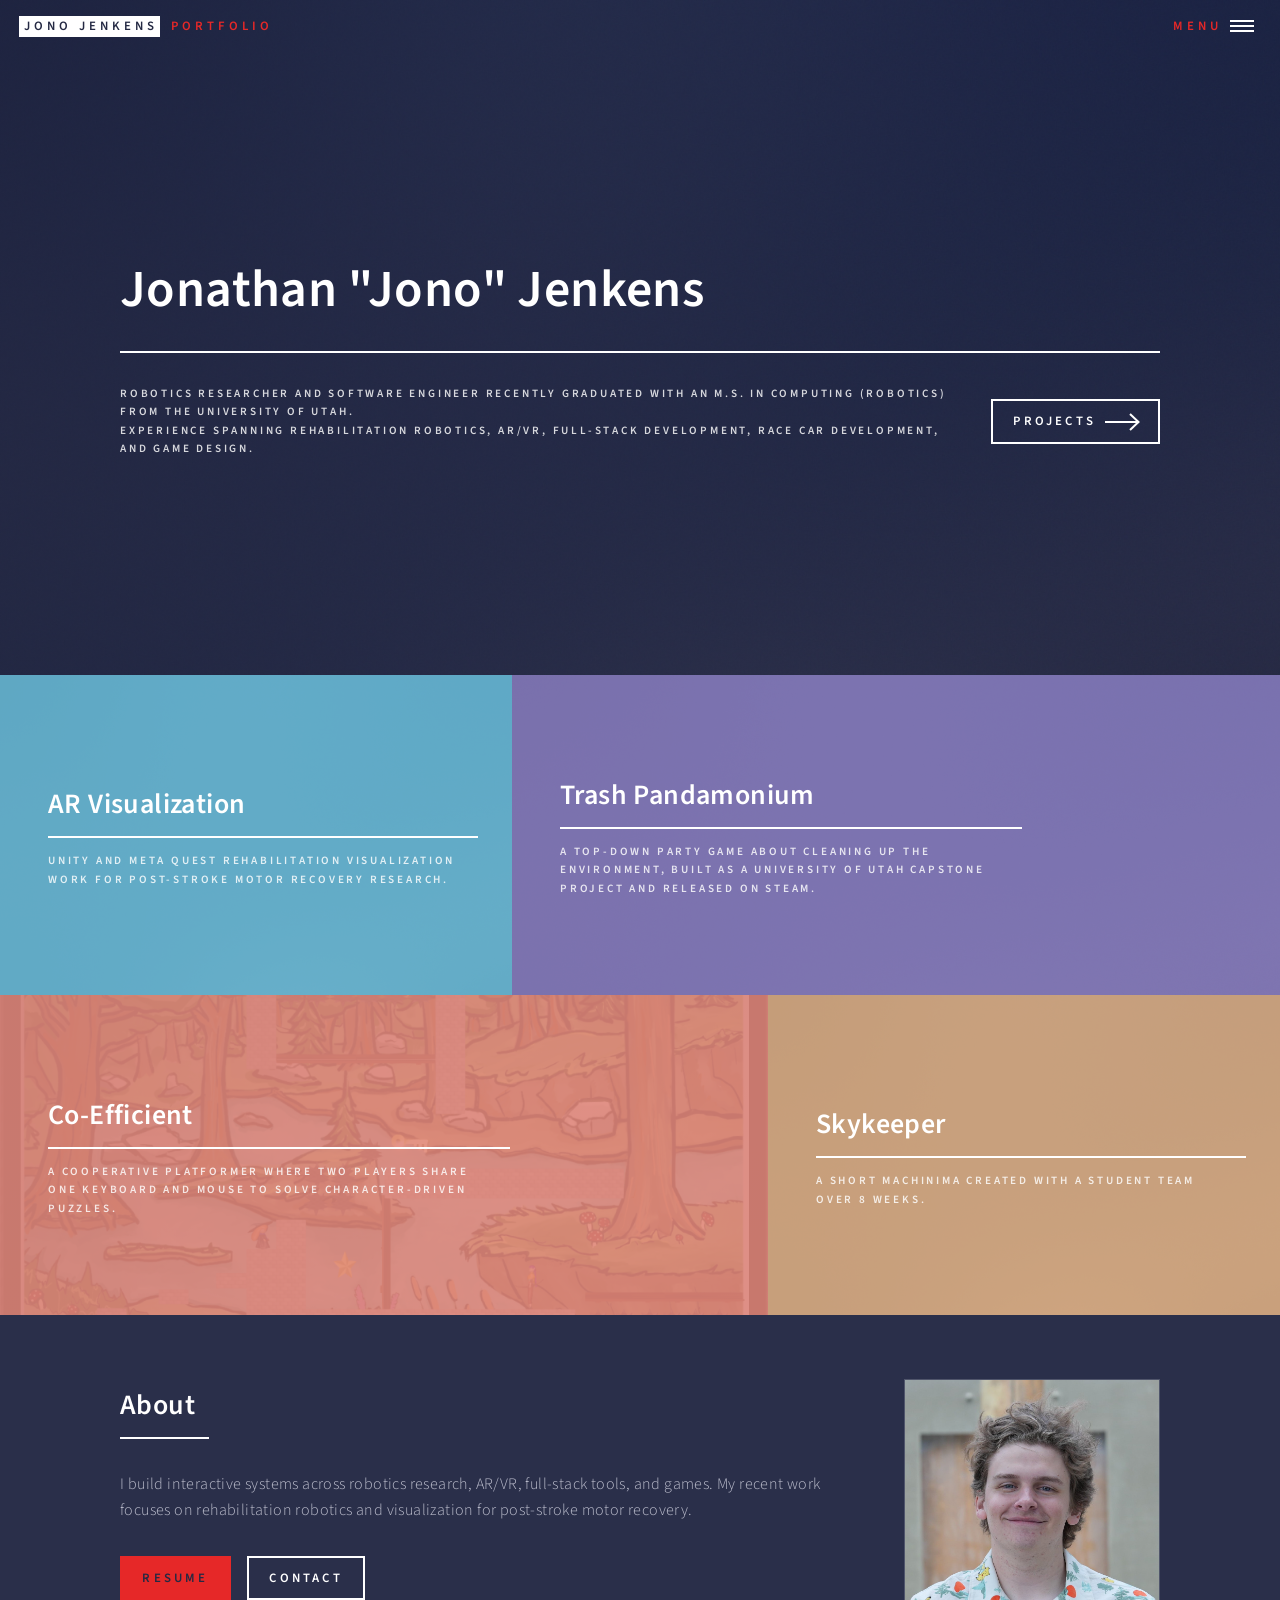
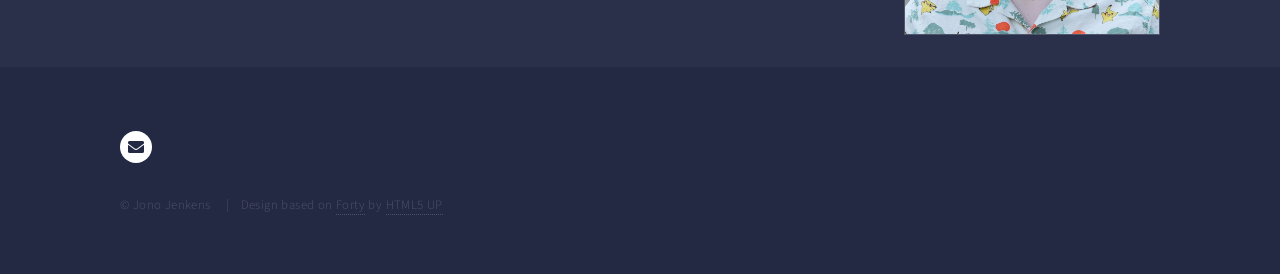
<file: index.html>
<!DOCTYPE HTML>
<!--
    Forty by HTML5 UP
    html5up.net | @ajlkn
    Free for personal and commercial use under the CCA 3.0 license (html5up.net/license)
-->
<html>
    <head>
        <title>Jono Jenkens</title>
        <meta charset="utf-8" />
        <meta name="viewport" content="width=device-width, initial-scale=1, user-scalable=no" />
        <link rel="stylesheet" href="assets/css/main.css" />
        <link rel="stylesheet" href="css/style.css" />
        <noscript><link rel="stylesheet" href="assets/css/noscript.css" /></noscript>
    </head>
    <body class="is-preload">
        <div id="wrapper">
            <div data-include="partials/header.html" data-header-class="alt"></div>

            <section id="banner" class="major">
                <div class="inner">
                    <header class="major">
                        <h1>Jonathan "Jono" Jenkens</h1>
                    </header>
                    <div class="content">
                        <p>
                            Robotics researcher and software engineer recently graduated with an M.S. in Computing (Robotics) from the University of Utah.<br />
                            Experience spanning rehabilitation robotics, AR/VR, full-stack development, race car development, and game design.
                        </p>
                        <ul class="actions">
                            <li><a href="#one" class="button next scrolly">Projects</a></li>
                        </ul>
                    </div>
                </div>
            </section>

            <div id="main">
                <section id="one" class="tiles">
                    <article>
                        <span class="image">
                            <img src="images/banner.jpg" alt="" />
                        </span>
                        <header class="major">
                            <h3><a href="projects/ar-visualization.html" class="link">AR Visualization</a></h3>
                            <p>Unity and Meta Quest rehabilitation visualization work for post-stroke motor recovery research.</p>
                        </header>
                    </article>
                    <article>
                        <span class="image">
                            <img src="images/banner.jpg" alt="" />
                        </span>
                        <header class="major">
                            <h3><a href="projects/trash-pandamonium.html" class="link">Trash Pandamonium</a></h3>
                            <p>A top-down party game about cleaning up the environment, built as a University of Utah capstone project and released on Steam.</p>
                        </header>
                    </article>
                    <article>
                        <span class="image">
                            <img src="images/projects/coefficient/forest_level.png" alt="" />
                        </span>
                        <header class="major">
                            <h3><a href="projects/co-efficient.html" class="link">Co-Efficient</a></h3>
                            <p>A cooperative platformer where two players share one keyboard and mouse to solve character-driven puzzles.</p>
                        </header>
                    </article>
                    <article>
                        <span class="image">
                            <img src="images/banner.jpg" alt="" />
                        </span>
                        <header class="major">
                            <h3><a href="projects/skykeeper.html" class="link">Skykeeper</a></h3>
                            <p>A short machinima created with a student team over 8 weeks.</p>
                        </header>
                    </article>
                </section>

                <section id="two">
                    <div class="inner">
                        <div class="about-intro">
                            <div>
                                <header class="major">
                                    <h2>About</h2>
                                </header>
                                <p>
                                    I build interactive systems across robotics research, AR/VR, full-stack tools, and games.
                                    My recent work focuses on rehabilitation robotics and visualization for post-stroke motor recovery.
                                </p>
                                <ul class="actions">
                                    <li><a href="resume.html" class="button primary">Resume</a></li>
                                    <li><a href="mailto:jono@jenkens.us" class="button">Contact</a></li>
                                </ul>
                            </div>
                            <span class="about-photo">
                                <img src="images/headshot.jpg" alt="Jonathan Jono Jenkens" />
                            </span>
                        </div>
                    </div>
                </section>
            </div>

            <div data-include="partials/footer.html"></div>
        </div>

        <script src="js/includes.js"></script>
    </body>
</html>
</file>
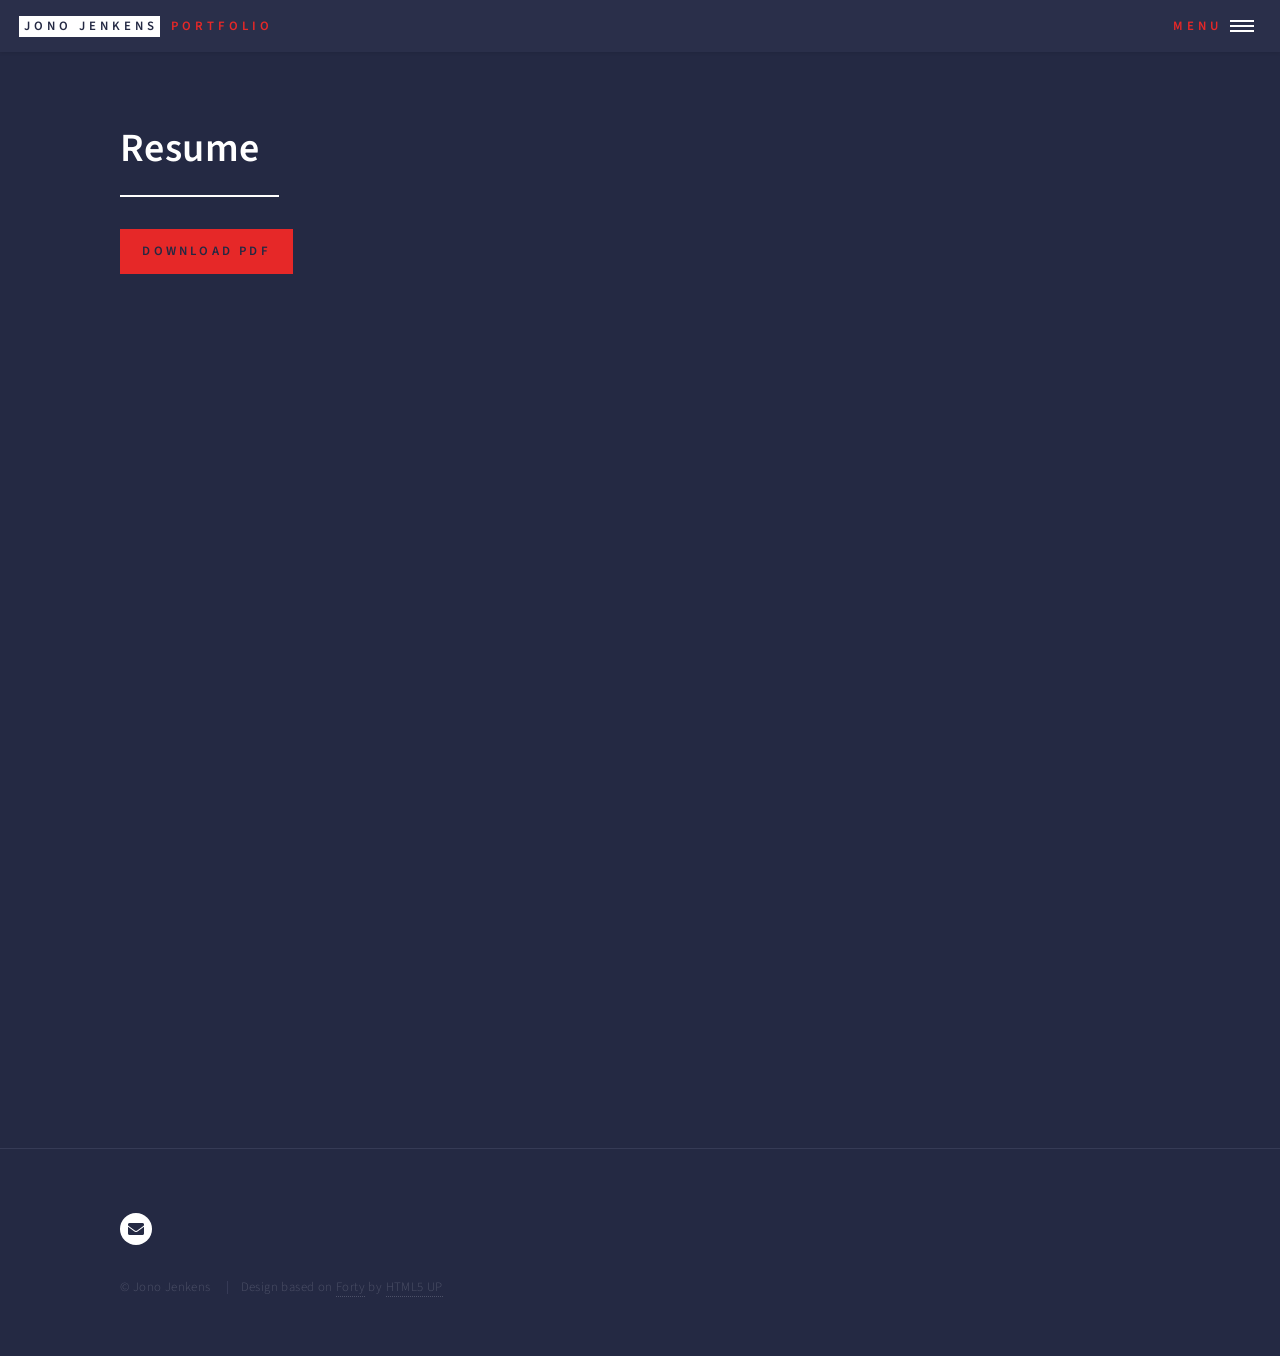
<file: resume.html>
<!DOCTYPE HTML>
<!--
    Forty by HTML5 UP
    html5up.net | @ajlkn
    Free for personal and commercial use under the CCA 3.0 license (html5up.net/license)
-->
<html>
    <head>
        <title>Resume | Jono Jenkens</title>
        <meta charset="utf-8" />
        <meta name="viewport" content="width=device-width, initial-scale=1, user-scalable=no" />
        <link rel="stylesheet" href="assets/css/main.css" />
        <link rel="stylesheet" href="css/style.css" />
        <noscript><link rel="stylesheet" href="assets/css/noscript.css" /></noscript>
    </head>
    <body class="is-preload">
        <div id="wrapper">
            <div data-include="partials/header.html"></div>

            <div id="main" class="alt">
                <section id="one">
                    <div class="inner">
                        <header class="major">
                            <h1>Resume</h1>
                        </header>
                        <ul class="actions">
                            <li><a href="files/resume.pdf" class="button primary" download>Download PDF</a></li>
                        </ul>
                        <iframe class="resume-frame" src="files/resume.pdf" title="Resume PDF"></iframe>
                    </div>
                </section>
            </div>

            <div data-include="partials/footer.html"></div>
        </div>

        <script src="js/includes.js"></script>
    </body>
</html>
</file>
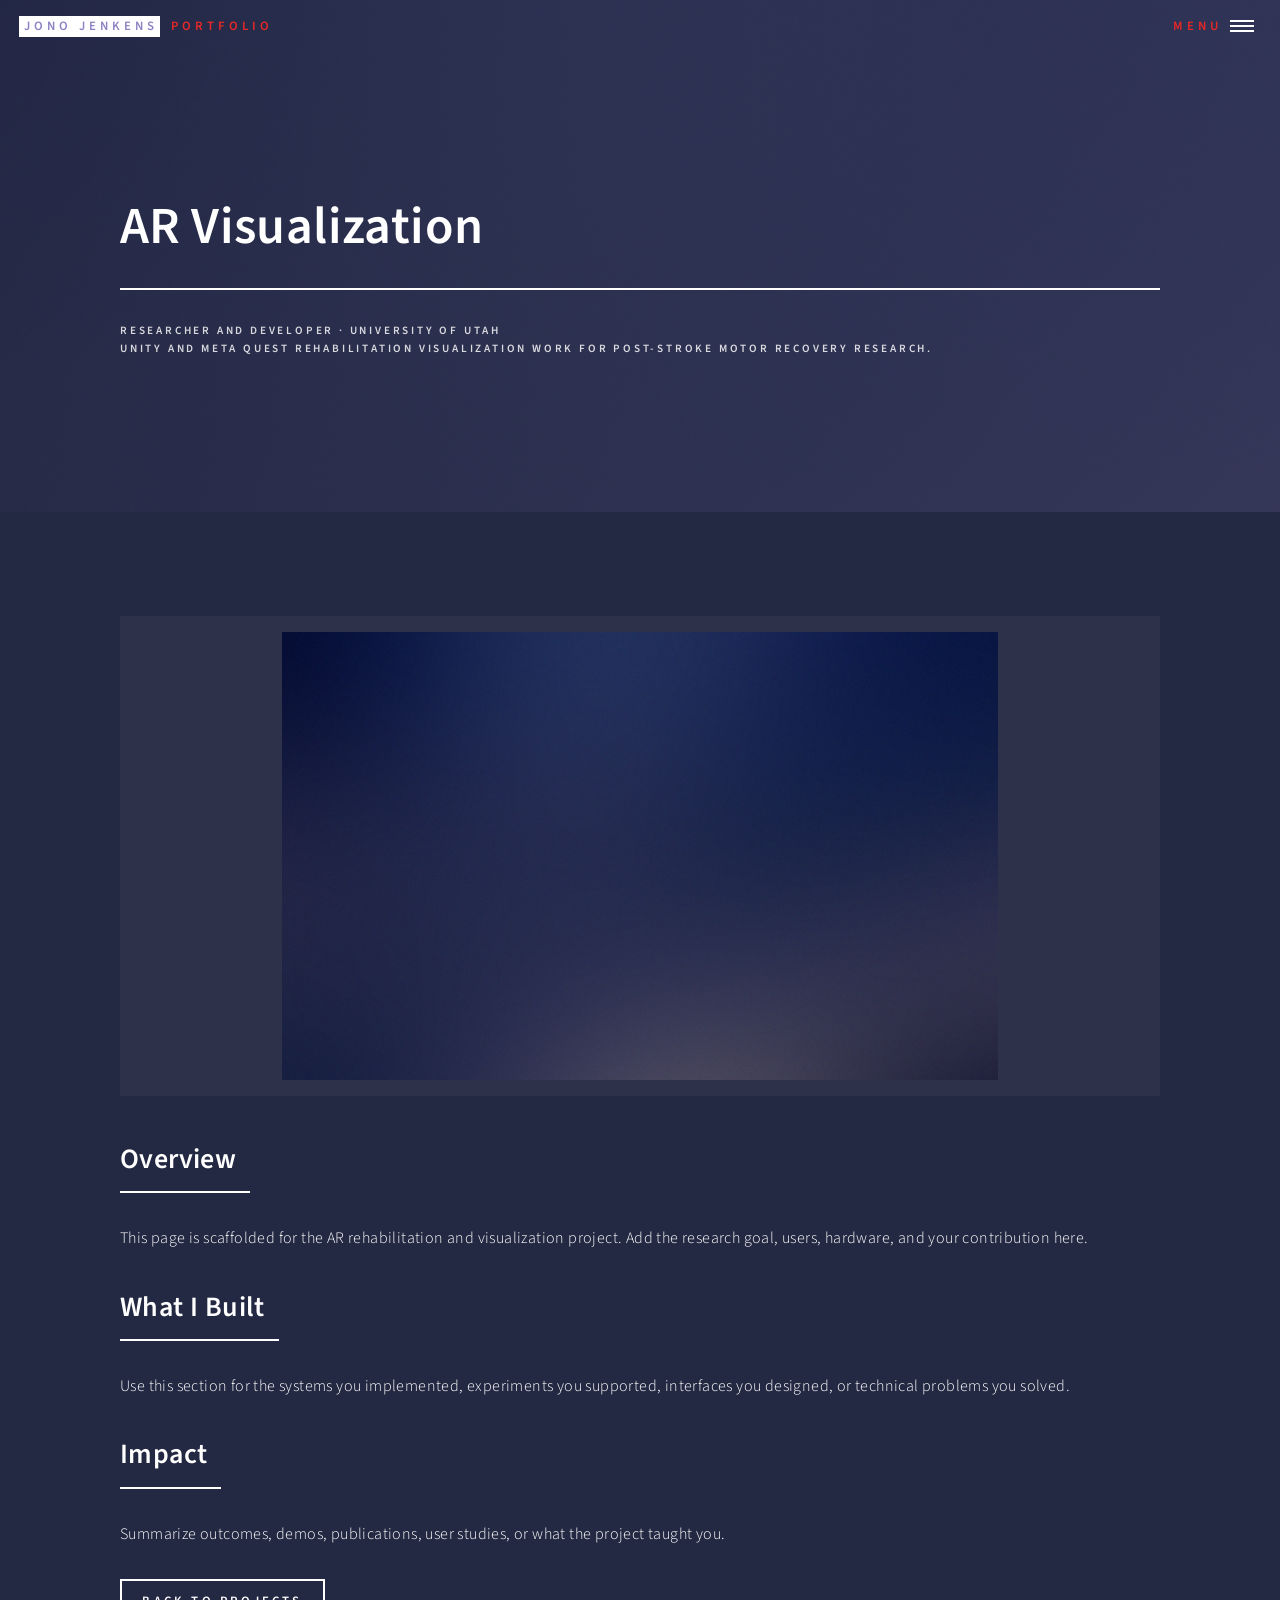
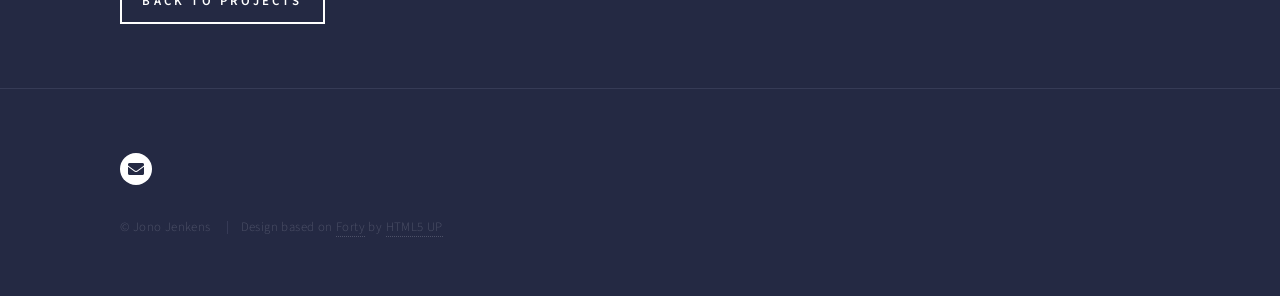
<file: projects/ar-visualization.html>
<!DOCTYPE HTML>
<!--
    Forty by HTML5 UP
    html5up.net | @ajlkn
    Free for personal and commercial use under the CCA 3.0 license (html5up.net/license)
-->
<html>
    <head>
        <title>AR Visualization | Jono Jenkens</title>
        <meta charset="utf-8" />
        <meta name="viewport" content="width=device-width, initial-scale=1, user-scalable=no" />
        <link rel="stylesheet" href="../assets/css/main.css" />
        <link rel="stylesheet" href="../css/style.css" />
        <noscript><link rel="stylesheet" href="../assets/css/noscript.css" /></noscript>
    </head>
    <body class="is-preload">
        <div id="wrapper">
            <div data-include="partials/header.html" data-header-class="alt style2"></div>

            <section id="banner" class="style2 portfolio-project-banner">
                <div class="inner">
                    <span class="image">
                        <img src="../images/banner.jpg" alt="" />
                    </span>
                    <header class="major">
                        <h1>AR Visualization</h1>
                    </header>
                    <div class="content">
                        <p>Researcher and developer · University of Utah<br />Unity and Meta Quest rehabilitation visualization work for post-stroke motor recovery research.</p>
                    </div>
                </div>
            </section>

            <div id="main" class="alt">
                <section id="one">
                    <div class="inner">
                        <span class="image main portfolio-project-image">
                            <img src="../images/banner.jpg" alt="AR Visualization" />
                        </span>
                        <header class="major">
                            <h2>Overview</h2>
                        </header>
                        <p>This page is scaffolded for the AR rehabilitation and visualization project. Add the research goal, users, hardware, and your contribution here.</p>
                        <header class="major">
                            <h2>What I Built</h2>
                        </header>
                        <p>Use this section for the systems you implemented, experiments you supported, interfaces you designed, or technical problems you solved.</p>
                        <header class="major">
                            <h2>Impact</h2>
                        </header>
                        <p>Summarize outcomes, demos, publications, user studies, or what the project taught you.</p>
                        <ul class="actions">
                            <li><a href="../index.html" class="button">Back to projects</a></li>
                        </ul>
                    </div>
                </section>
            </div>

            <div data-include="partials/footer.html"></div>
        </div>

        <script src="../js/includes.js"></script>
    </body>
</html>
</file>
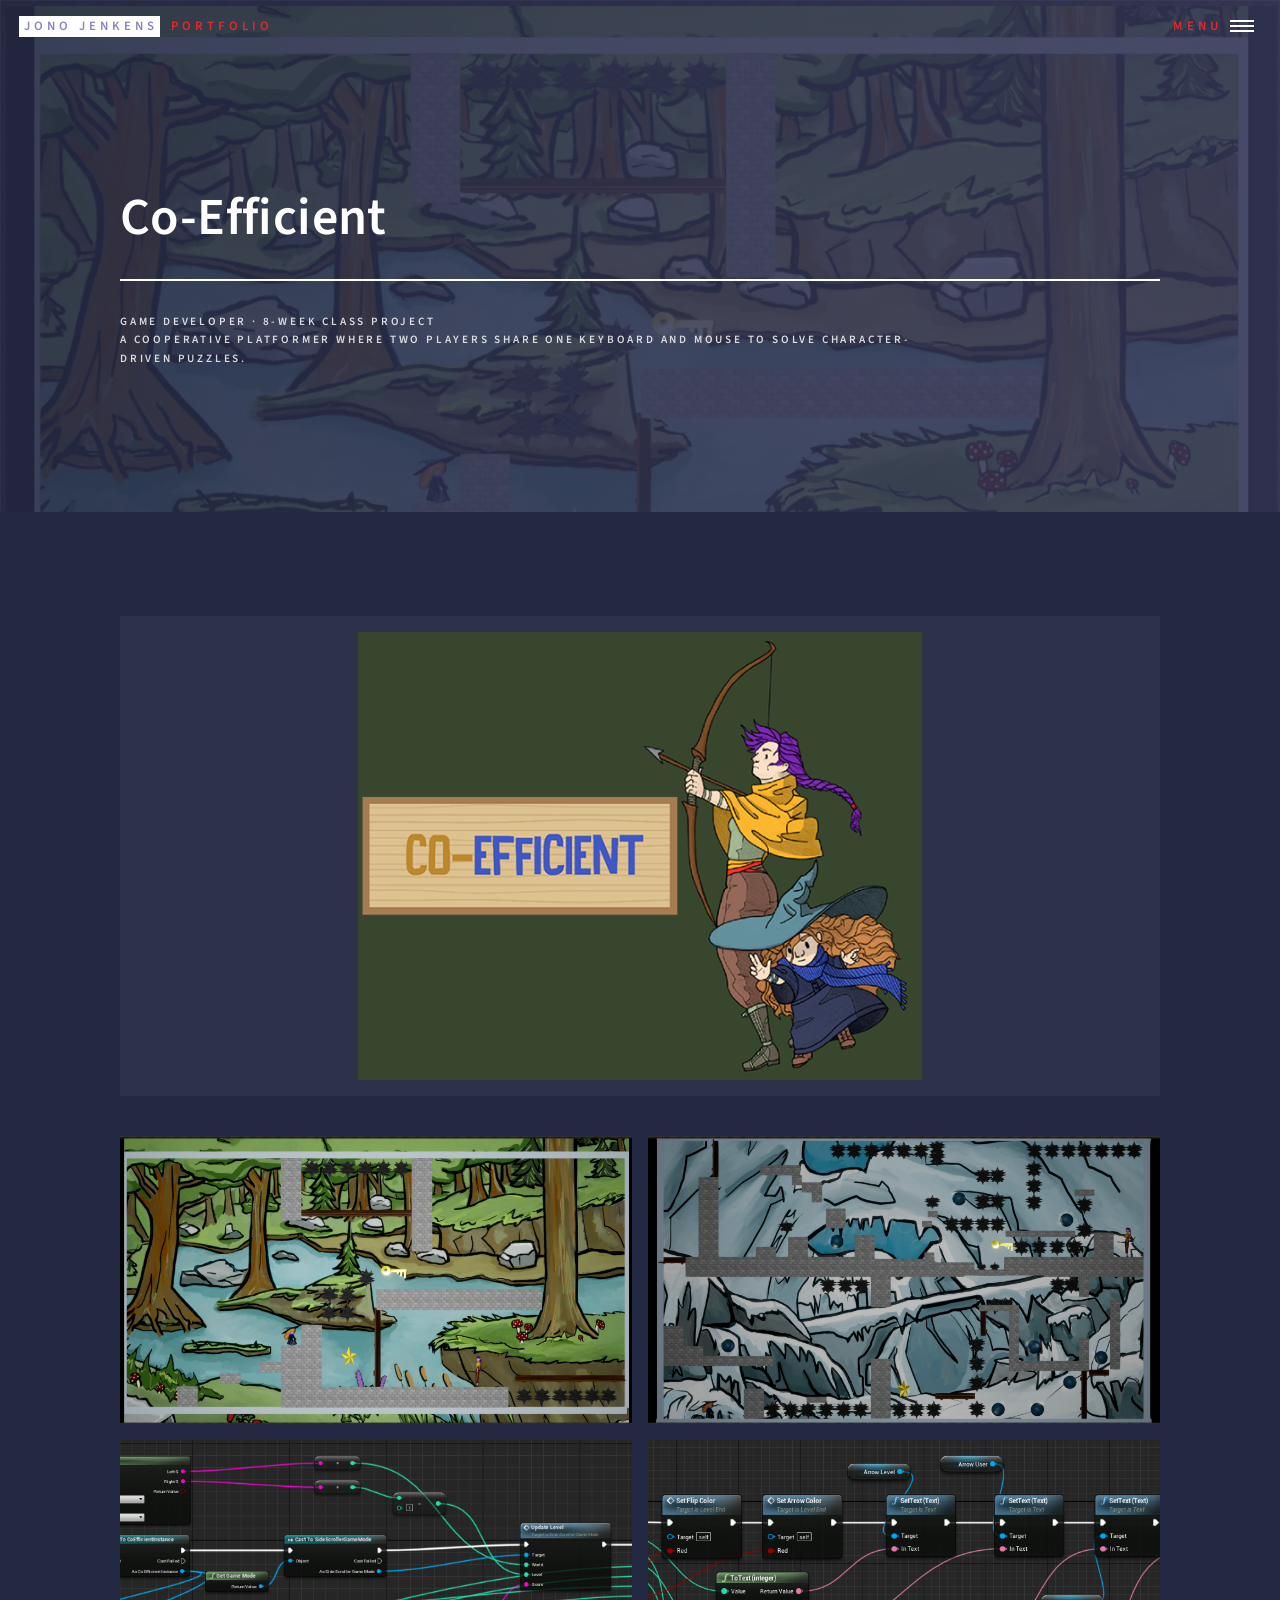
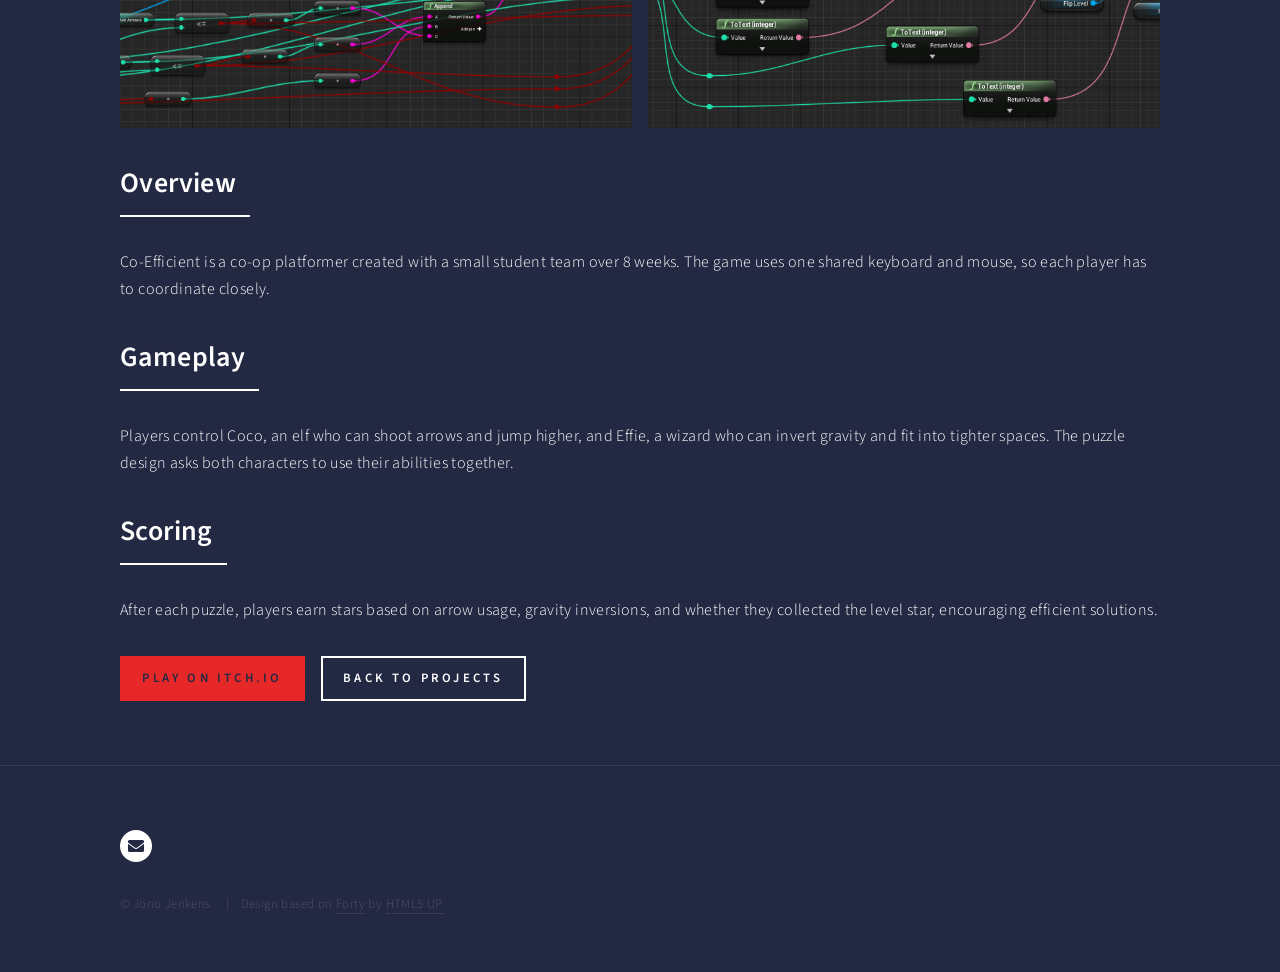
<file: projects/co-efficient.html>
<!DOCTYPE HTML>
<!--
    Forty by HTML5 UP
    html5up.net | @ajlkn
    Free for personal and commercial use under the CCA 3.0 license (html5up.net/license)
-->
<html>
    <head>
        <title>Co-Efficient | Jono Jenkens</title>
        <meta charset="utf-8" />
        <meta name="viewport" content="width=device-width, initial-scale=1, user-scalable=no" />
        <link rel="stylesheet" href="../assets/css/main.css" />
        <link rel="stylesheet" href="../css/style.css" />
        <noscript><link rel="stylesheet" href="../assets/css/noscript.css" /></noscript>
    </head>
    <body class="is-preload">
        <div id="wrapper">
            <div data-include="partials/header.html" data-header-class="alt style2"></div>

            <section id="banner" class="style2 portfolio-project-banner">
                <div class="inner">
                    <span class="image">
                        <img src="../images/projects/coefficient/forest_level.png" alt="" />
                    </span>
                    <header class="major">
                        <h1>Co-Efficient</h1>
                    </header>
                    <div class="content">
                        <p>Game developer · 8-week class project<br />A cooperative platformer where two players share one keyboard and mouse to solve character-driven puzzles.</p>
                    </div>
                </div>
            </section>

            <div id="main" class="alt">
                <section id="one">
                    <div class="inner">
                        <span class="image main portfolio-project-image">
                            <img src="../images/projects/coefficient/logo.png" alt="Co-Efficient logo" />
                        </span>
                        <div class="portfolio-gallery">
                            <span class="image">
                                <img src="../images/projects/coefficient/forest_level.png" alt="Co-Efficient forest level gameplay" />
                            </span>
                            <span class="image">
                                <img src="../images/projects/coefficient/ice_level.png" alt="Co-Efficient ice level gameplay" />
                            </span>
                            <span class="image">
                                <img src="../images/projects/coefficient/blueprint_1.png" alt="Co-Efficient level planning sketch" />
                            </span>
                            <span class="image">
                                <img src="../images/projects/coefficient/blueprint_2.png" alt="Co-Efficient level planning sketch" />
                            </span>
                        </div>
                        <header class="major">
                            <h2>Overview</h2>
                        </header>
                        <p>Co-Efficient is a co-op platformer created with a small student team over 8 weeks. The game uses one shared keyboard and mouse, so each player has to coordinate closely.</p>
                        <header class="major">
                            <h2>Gameplay</h2>
                        </header>
                        <p>Players control Coco, an elf who can shoot arrows and jump higher, and Effie, a wizard who can invert gravity and fit into tighter spaces. The puzzle design asks both characters to use their abilities together.</p>
                        <header class="major">
                            <h2>Scoring</h2>
                        </header>
                        <p>After each puzzle, players earn stars based on arrow usage, gravity inversions, and whether they collected the level star, encouraging efficient solutions.</p>
                        <ul class="actions">
                            <li><a href="https://samthesloth.itch.io/co-efficient" class="button primary">Play on itch.io</a></li>
                            <li><a href="../index.html" class="button">Back to projects</a></li>
                        </ul>
                    </div>
                </section>
            </div>

            <div data-include="partials/footer.html"></div>
        </div>

        <script src="../js/includes.js"></script>
    </body>
</html>
</file>
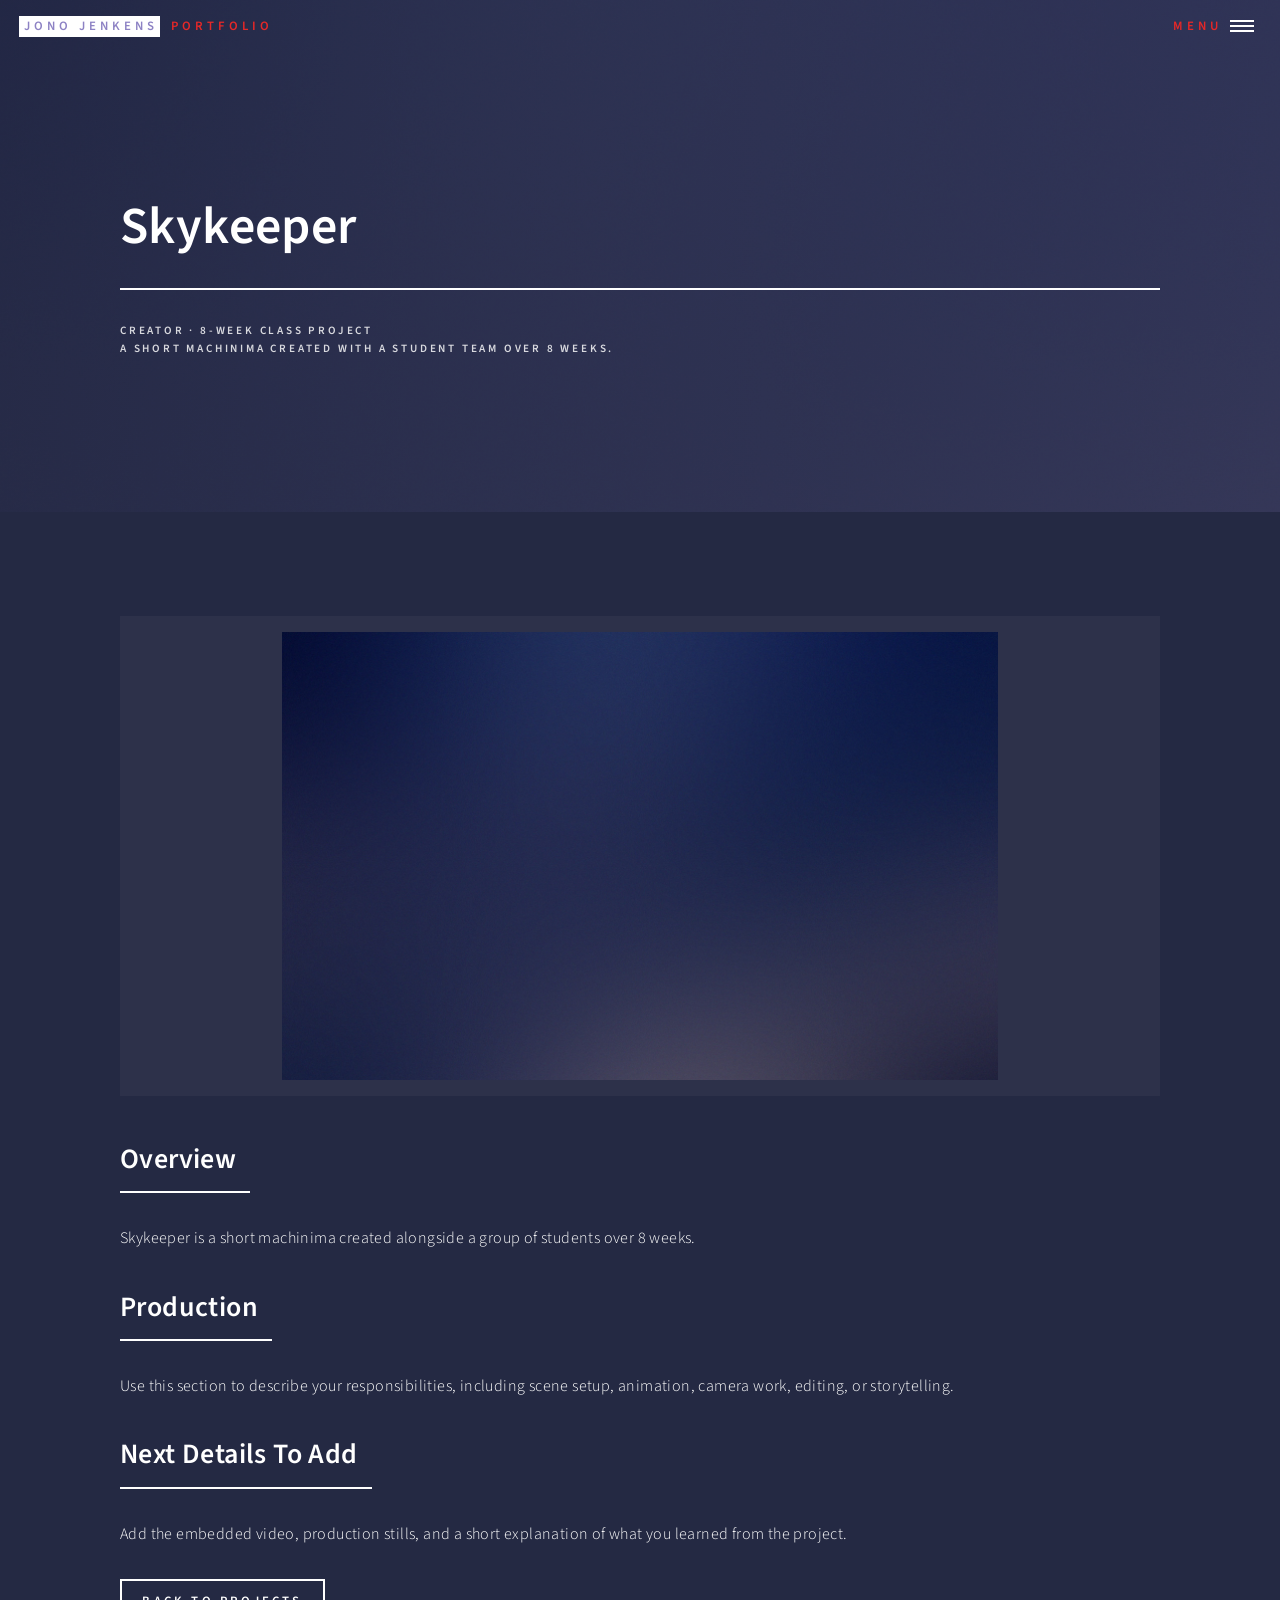
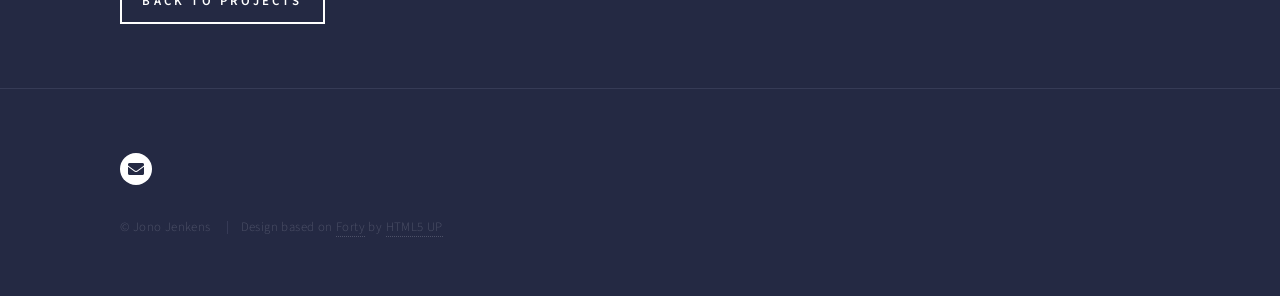
<file: projects/skykeeper.html>
<!DOCTYPE HTML>
<!--
    Forty by HTML5 UP
    html5up.net | @ajlkn
    Free for personal and commercial use under the CCA 3.0 license (html5up.net/license)
-->
<html>
    <head>
        <title>Skykeeper | Jono Jenkens</title>
        <meta charset="utf-8" />
        <meta name="viewport" content="width=device-width, initial-scale=1, user-scalable=no" />
        <link rel="stylesheet" href="../assets/css/main.css" />
        <link rel="stylesheet" href="../css/style.css" />
        <noscript><link rel="stylesheet" href="../assets/css/noscript.css" /></noscript>
    </head>
    <body class="is-preload">
        <div id="wrapper">
            <div data-include="partials/header.html" data-header-class="alt style2"></div>

            <section id="banner" class="style2 portfolio-project-banner">
                <div class="inner">
                    <span class="image">
                        <img src="../images/banner.jpg" alt="" />
                    </span>
                    <header class="major">
                        <h1>Skykeeper</h1>
                    </header>
                    <div class="content">
                        <p>Creator · 8-week class project<br />A short machinima created with a student team over 8 weeks.</p>
                    </div>
                </div>
            </section>

            <div id="main" class="alt">
                <section id="one">
                    <div class="inner">
                        <span class="image main portfolio-project-image">
                            <img src="../images/banner.jpg" alt="Skykeeper" />
                        </span>
                        <header class="major">
                            <h2>Overview</h2>
                        </header>
                        <p>Skykeeper is a short machinima created alongside a group of students over 8 weeks.</p>
                        <header class="major">
                            <h2>Production</h2>
                        </header>
                        <p>Use this section to describe your responsibilities, including scene setup, animation, camera work, editing, or storytelling.</p>
                        <header class="major">
                            <h2>Next Details To Add</h2>
                        </header>
                        <p>Add the embedded video, production stills, and a short explanation of what you learned from the project.</p>
                        <ul class="actions">
                            <li><a href="../index.html" class="button">Back to projects</a></li>
                        </ul>
                    </div>
                </section>
            </div>

            <div data-include="partials/footer.html"></div>
        </div>

        <script src="../js/includes.js"></script>
    </body>
</html>
</file>
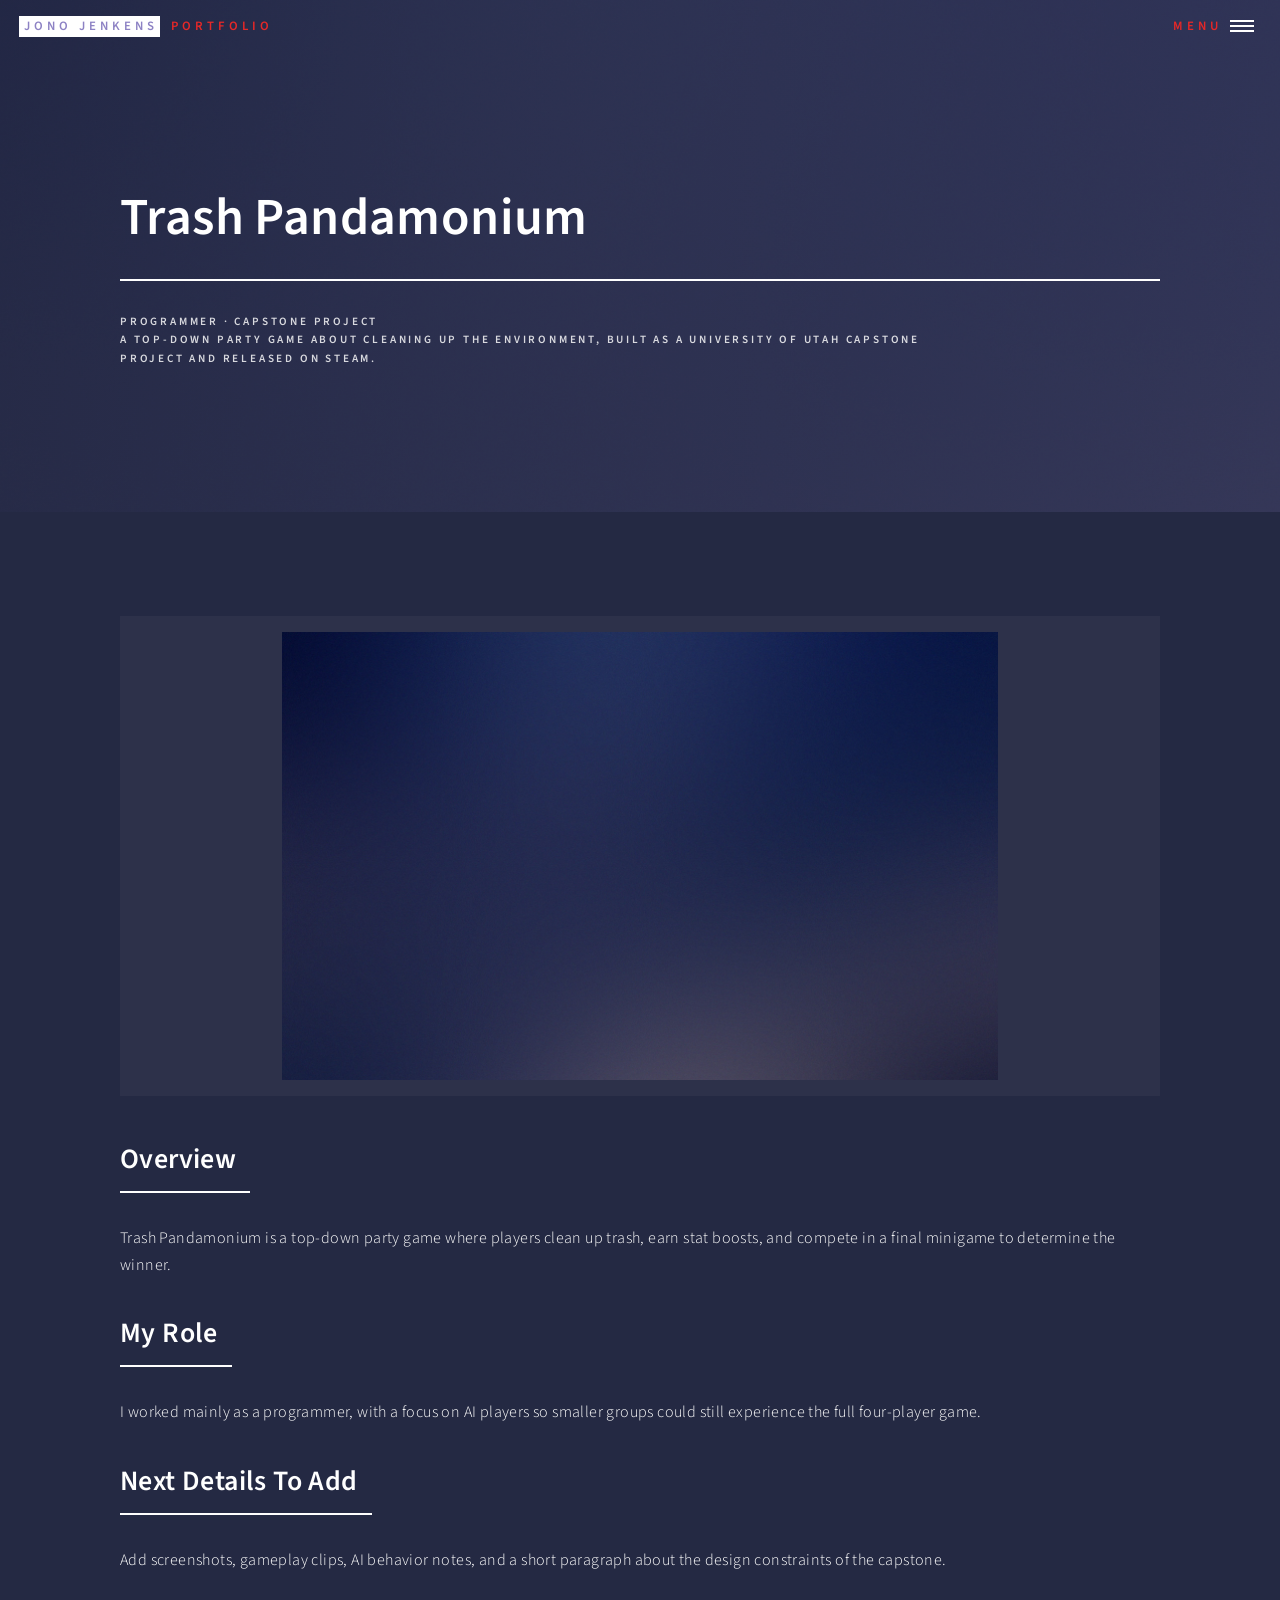
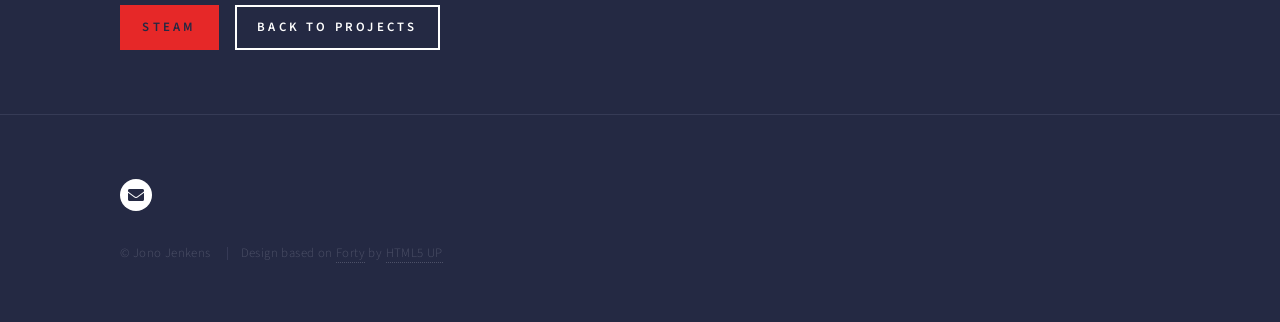
<file: projects/trash-pandamonium.html>
<!DOCTYPE HTML>
<!--
    Forty by HTML5 UP
    html5up.net | @ajlkn
    Free for personal and commercial use under the CCA 3.0 license (html5up.net/license)
-->
<html>
    <head>
        <title>Trash Pandamonium | Jono Jenkens</title>
        <meta charset="utf-8" />
        <meta name="viewport" content="width=device-width, initial-scale=1, user-scalable=no" />
        <link rel="stylesheet" href="../assets/css/main.css" />
        <link rel="stylesheet" href="../css/style.css" />
        <noscript><link rel="stylesheet" href="../assets/css/noscript.css" /></noscript>
    </head>
    <body class="is-preload">
        <div id="wrapper">
            <div data-include="partials/header.html" data-header-class="alt style2"></div>

            <section id="banner" class="style2 portfolio-project-banner">
                <div class="inner">
                    <span class="image">
                        <img src="../images/banner.jpg" alt="" />
                    </span>
                    <header class="major">
                        <h1>Trash Pandamonium</h1>
                    </header>
                    <div class="content">
                        <p>Programmer · Capstone project<br />A top-down party game about cleaning up the environment, built as a University of Utah capstone project and released on Steam.</p>
                    </div>
                </div>
            </section>

            <div id="main" class="alt">
                <section id="one">
                    <div class="inner">
                        <span class="image main portfolio-project-image">
                            <img src="../images/banner.jpg" alt="Trash Pandamonium" />
                        </span>
                        <header class="major">
                            <h2>Overview</h2>
                        </header>
                        <p>Trash Pandamonium is a top-down party game where players clean up trash, earn stat boosts, and compete in a final minigame to determine the winner.</p>
                        <header class="major">
                            <h2>My Role</h2>
                        </header>
                        <p>I worked mainly as a programmer, with a focus on AI players so smaller groups could still experience the full four-player game.</p>
                        <header class="major">
                            <h2>Next Details To Add</h2>
                        </header>
                        <p>Add screenshots, gameplay clips, AI behavior notes, and a short paragraph about the design constraints of the capstone.</p>
                        <ul class="actions">
                            <li><a href="https://store.steampowered.com/app/2306710/Trash_Pandamonium/" class="button primary">Steam</a></li>
                            <li><a href="../index.html" class="button">Back to projects</a></li>
                        </ul>
                    </div>
                </section>
            </div>

            <div data-include="partials/footer.html"></div>
        </div>

        <script src="../js/includes.js"></script>
    </body>
</html>
</file>
<file: css/style.css>
/* Portfolio-specific adjustments layered on top of Forty by HTML5 UP. */

:root {
    --portfolio-accent: #e62828;
    --portfolio-bg: #242943;
    --portfolio-muted: rgba(244, 244, 255, 0.72);
}

html {
    scroll-behavior: smooth;
}

body {
    background: var(--portfolio-bg);
    color: #ffffff;
}

a {
    text-decoration: none;
}

#header {
    min-width: 0;
}

#header nav {
    background: transparent;
    border: 0;
}

#header .logo {
    min-width: 0;
    white-space: nowrap;
}

#header .logo span {
    color: var(--portfolio-accent);
}

#header nav a {
    color: var(--portfolio-accent);
}

#banner {
    background-position: center 35%;
}

#banner:after {
    background: linear-gradient(90deg, rgba(36, 41, 67, 0.96), rgba(36, 41, 67, 0.82));
}

#banner .content {
    gap: 1.5em;
}

#banner .content p {
    color: rgba(255, 255, 255, 0.82);
    max-width: 52rem;
}

#banner .content .actions {
    flex-shrink: 0;
}

.button.primary,
input[type="submit"].primary,
input[type="reset"].primary,
input[type="button"].primary {
    background-color: var(--portfolio-accent);
}

.button.primary:hover,
input[type="submit"].primary:hover,
input[type="reset"].primary:hover,
input[type="button"].primary:hover {
    background-color: #ff3d3d;
}

.tiles article {
    isolation: isolate;
}

.tiles article:after {
    background: linear-gradient(135deg, rgba(8, 11, 28, 0.46), rgba(8, 11, 28, 0.08));
}

.tiles article header.major p {
    color: rgba(255, 255, 255, 0.82);
    max-width: 28rem;
}

.tiles article h3 {
    margin-bottom: 0.35em;
}

.about-intro {
    align-items: center;
    display: grid;
    gap: 2.5em;
    grid-template-columns: minmax(0, 1fr) minmax(12rem, 16rem);
}

.about-intro p {
    color: var(--portfolio-muted);
    max-width: 48rem;
}

.about-photo {
    aspect-ratio: 1;
    border: solid 1px rgba(255, 255, 255, 0.18);
    display: block;
    overflow: hidden;
}

.about-photo img {
    display: block;
    height: 100%;
    object-fit: cover;
    width: 100%;
}

.portfolio-project-banner .content p {
    max-width: 46rem;
}

.portfolio-project-image {
    background: rgba(255, 255, 255, 0.04);
    padding: 1rem;
}

.portfolio-project-image img {
    max-height: 28rem;
    object-fit: contain;
}

.portfolio-gallery {
    display: grid;
    gap: 1em;
    grid-template-columns: repeat(2, minmax(0, 1fr));
    margin: 0 0 2em;
}

.portfolio-gallery .image {
    background: rgba(255, 255, 255, 0.04);
    display: block;
    margin: 0;
}

.portfolio-gallery img {
    aspect-ratio: 16 / 9;
    display: block;
    height: 100%;
    object-fit: cover;
    width: 100%;
}

.resume-frame {
    border: 0;
    display: block;
    height: 90vh;
    min-height: 42rem;
    width: 100%;
}

#footer .copyright a {
    color: inherit;
}

#menu {
    overflow-x: hidden;
}

#menu .inner {
    overflow-x: hidden;
    width: min(24rem, calc(100vw - 3rem));
}

#menu .links .menu-group {
    padding: 0;
}

#menu .links .menu-group details {
    border-top: solid 1px rgba(212, 212, 255, 0.1);
}

#menu .links .menu-group summary {
    color: #ffffff;
    cursor: pointer;
    display: block;
    font-size: 0.8em;
    font-weight: 600;
    letter-spacing: 0.25em;
    line-height: 4em;
    list-style: none;
    padding: 0;
    text-align: center;
    text-transform: uppercase;
}

#menu .links .menu-group summary::-webkit-details-marker {
    display: none;
}

#menu .links .menu-group summary::marker {
    content: "";
}

#menu .links .menu-group summary::after {
    color: var(--portfolio-accent);
    content: "+";
    display: inline-block;
    margin-left: 0.75em;
}

#menu .links .menu-group details[open] summary::after {
    content: "-";
}

#menu .links .menu-group ul {
    list-style: none;
    margin: -0.5em 0 1em;
    padding: 0;
}

#menu .links .menu-group ul li {
    border: 0;
    padding: 0;
}

#menu .links .menu-group ul a {
    border: 0;
    color: rgba(255, 255, 255, 0.74);
    display: block;
    font-size: 0.72em;
    letter-spacing: 0.18em;
    line-height: 2.8em;
    text-transform: uppercase;
}

@media screen and (max-width: 736px) {
    #banner .content {
        gap: 0;
    }

    .about-intro {
        grid-template-columns: 1fr;
    }

    .about-photo {
        max-width: 14rem;
    }

    .portfolio-gallery {
        grid-template-columns: 1fr;
    }

    .resume-frame {
        min-height: 34rem;
    }
}

@media screen and (max-width: 480px) {
    #header .logo {
        font-size: 0.72em;
        letter-spacing: 0.18em;
    }

    #menu .inner {
        width: calc(100vw - 2rem);
    }
}
</file>
<file: assets/css/noscript.css>
/*
	Forty by HTML5 UP
	html5up.net | @ajlkn
	Free for personal and commercial use under the CCA 3.0 license (html5up.net/license)
*/

/* Banner */

	body.is-preload #banner:after {
		opacity: 0.85;
	}

	body.is-preload #banner > .inner {
		-moz-filter: none;
		-webkit-filter: none;
		-ms-filter: none;
		filter: none;
		-moz-transform: none;
		-webkit-transform: none;
		-ms-transform: none;
		transform: none;
		opacity: 1;
	}
</file>
<file: assets/css/main.css>
@import url(fontawesome-all.min.css);
@import url("https://fonts.googleapis.com/css?family=Source+Sans+Pro:300,300italic,600,600italic");

/*
	Forty by HTML5 UP
	html5up.net | @ajlkn
	Free for personal and commercial use under the CCA 3.0 license (html5up.net/license)
*/

html, body, div, span, applet, object,
iframe, h1, h2, h3, h4, h5, h6, p, blockquote,
pre, a, abbr, acronym, address, big, cite,
code, del, dfn, em, img, ins, kbd, q, s, samp,
small, strike, strong, sub, sup, tt, var, b,
u, i, center, dl, dt, dd, ol, ul, li, fieldset,
form, label, legend, table, caption, tbody,
tfoot, thead, tr, th, td, article, aside,
canvas, details, embed, figure, figcaption,
footer, header, hgroup, menu, nav, output, ruby,
section, summary, time, mark, audio, video {
	margin: 0;
	padding: 0;
	border: 0;
	font-size: 100%;
	font: inherit;
	vertical-align: baseline;}

article, aside, details, figcaption, figure,
footer, header, hgroup, menu, nav, section {
	display: block;}

body {
	line-height: 1;
}

ol, ul {
	list-style: none;
}

blockquote, q {
	quotes: none;
}

	blockquote:before, blockquote:after, q:before, q:after {
		content: '';
		content: none;
	}

table {
	border-collapse: collapse;
	border-spacing: 0;
}

body {
	-webkit-text-size-adjust: none;
}

mark {
	background-color: transparent;
	color: inherit;
}

input::-moz-focus-inner {
	border: 0;
	padding: 0;
}

input, select, textarea {
	-moz-appearance: none;
	-webkit-appearance: none;
	-ms-appearance: none;
	appearance: none;
}

/* Basic */

	@-ms-viewport {
		width: device-width;
	}

	body {
		-ms-overflow-style: scrollbar;
	}

	@media screen and (max-width: 480px) {

		html, body {
			min-width: 320px;
		}

	}

	html {
		box-sizing: border-box;
	}

	*, *:before, *:after {
		box-sizing: inherit;
	}

	body {
		background: #242943;
	}

		body.is-preload *, body.is-preload *:before, body.is-preload *:after {
			-moz-animation: none !important;
			-webkit-animation: none !important;
			-ms-animation: none !important;
			animation: none !important;
			-moz-transition: none !important;
			-webkit-transition: none !important;
			-ms-transition: none !important;
			transition: none !important;
		}

/* Type */

	body, input, select, textarea {
		color: #ffffff;
		font-family: "Source Sans Pro", Helvetica, sans-serif;
		font-size: 17pt;
		font-weight: 300;
		letter-spacing: 0.025em;
		line-height: 1.65;
	}

		@media screen and (max-width: 1680px) {

			body, input, select, textarea {
				font-size: 14pt;
			}

		}

		@media screen and (max-width: 1280px) {

			body, input, select, textarea {
				font-size: 12pt;
			}

		}

		@media screen and (max-width: 360px) {

			body, input, select, textarea {
				font-size: 11pt;
			}

		}

	a {
		-moz-transition: color 0.2s ease-in-out, border-bottom-color 0.2s ease-in-out;
		-webkit-transition: color 0.2s ease-in-out, border-bottom-color 0.2s ease-in-out;
		-ms-transition: color 0.2s ease-in-out, border-bottom-color 0.2s ease-in-out;
		transition: color 0.2s ease-in-out, border-bottom-color 0.2s ease-in-out;
		border-bottom: dotted 1px;
		color: inherit;
		text-decoration: none;
	}

		a:hover {
			border-bottom-color: transparent;
			color: #9bf1ff !important;
		}

		a:active {
			color: #53e3fb !important;
		}

	strong, b {
		color: #ffffff;
		font-weight: 600;
	}

	em, i {
		font-style: italic;
	}

	p {
		margin: 0 0 2em 0;
	}

	h1, h2, h3, h4, h5, h6 {
		color: #ffffff;
		font-weight: 600;
		line-height: 1.65;
		margin: 0 0 1em 0;
	}

		h1 a, h2 a, h3 a, h4 a, h5 a, h6 a {
			color: inherit;
			border-bottom: 0;
		}

	h1 {
		font-size: 2.5em;
	}

	h2 {
		font-size: 1.75em;
	}

	h3 {
		font-size: 1.35em;
	}

	h4 {
		font-size: 1.1em;
	}

	h5 {
		font-size: 0.9em;
	}

	h6 {
		font-size: 0.7em;
	}

	@media screen and (max-width: 736px) {

		h1 {
			font-size: 2em;
		}

		h2 {
			font-size: 1.5em;
		}

		h3 {
			font-size: 1.25em;
		}

	}

	sub {
		font-size: 0.8em;
		position: relative;
		top: 0.5em;
	}

	sup {
		font-size: 0.8em;
		position: relative;
		top: -0.5em;
	}

	blockquote {
		border-left: solid 4px rgba(212, 212, 255, 0.1);
		font-style: italic;
		margin: 0 0 2em 0;
		padding: 0.5em 0 0.5em 2em;
	}

	code {
		background: rgba(212, 212, 255, 0.035);
		font-family: "Courier New", monospace;
		font-size: 0.9em;
		margin: 0 0.25em;
		padding: 0.25em 0.65em;
	}

	pre {
		-webkit-overflow-scrolling: touch;
		font-family: "Courier New", monospace;
		font-size: 0.9em;
		margin: 0 0 2em 0;
	}

		pre code {
			display: block;
			line-height: 1.75;
			padding: 1em 1.5em;
			overflow-x: auto;
		}

	hr {
		border: 0;
		border-bottom: solid 1px rgba(212, 212, 255, 0.1);
		margin: 2em 0;
	}

		hr.major {
			margin: 3em 0;
		}

	.align-left {
		text-align: left;
	}

	.align-center {
		text-align: center;
	}

	.align-right {
		text-align: right;
	}

/* Row */

	.row {
		display: flex;
		flex-wrap: wrap;
		box-sizing: border-box;
		align-items: stretch;
	}

		.row > * {
			box-sizing: border-box;
		}

		.row.gtr-uniform > * > :last-child {
			margin-bottom: 0;
		}

		.row.aln-left {
			justify-content: flex-start;
		}

		.row.aln-center {
			justify-content: center;
		}

		.row.aln-right {
			justify-content: flex-end;
		}

		.row.aln-top {
			align-items: flex-start;
		}

		.row.aln-middle {
			align-items: center;
		}

		.row.aln-bottom {
			align-items: flex-end;
		}

		.row > .imp {
			order: -1;
		}

		.row > .col-1 {
			width: 8.33333%;
		}

		.row > .off-1 {
			margin-left: 8.33333%;
		}

		.row > .col-2 {
			width: 16.66667%;
		}

		.row > .off-2 {
			margin-left: 16.66667%;
		}

		.row > .col-3 {
			width: 25%;
		}

		.row > .off-3 {
			margin-left: 25%;
		}

		.row > .col-4 {
			width: 33.33333%;
		}

		.row > .off-4 {
			margin-left: 33.33333%;
		}

		.row > .col-5 {
			width: 41.66667%;
		}

		.row > .off-5 {
			margin-left: 41.66667%;
		}

		.row > .col-6 {
			width: 50%;
		}

		.row > .off-6 {
			margin-left: 50%;
		}

		.row > .col-7 {
			width: 58.33333%;
		}

		.row > .off-7 {
			margin-left: 58.33333%;
		}

		.row > .col-8 {
			width: 66.66667%;
		}

		.row > .off-8 {
			margin-left: 66.66667%;
		}

		.row > .col-9 {
			width: 75%;
		}

		.row > .off-9 {
			margin-left: 75%;
		}

		.row > .col-10 {
			width: 83.33333%;
		}

		.row > .off-10 {
			margin-left: 83.33333%;
		}

		.row > .col-11 {
			width: 91.66667%;
		}

		.row > .off-11 {
			margin-left: 91.66667%;
		}

		.row > .col-12 {
			width: 100%;
		}

		.row > .off-12 {
			margin-left: 100%;
		}

		.row.gtr-0 {
			margin-top: 0;
			margin-left: 0em;
		}

			.row.gtr-0 > * {
				padding: 0 0 0 0em;
			}

			.row.gtr-0.gtr-uniform {
				margin-top: 0em;
			}

				.row.gtr-0.gtr-uniform > * {
					padding-top: 0em;
				}

		.row.gtr-25 {
			margin-top: 0;
			margin-left: -0.5em;
		}

			.row.gtr-25 > * {
				padding: 0 0 0 0.5em;
			}

			.row.gtr-25.gtr-uniform {
				margin-top: -0.5em;
			}

				.row.gtr-25.gtr-uniform > * {
					padding-top: 0.5em;
				}

		.row.gtr-50 {
			margin-top: 0;
			margin-left: -1em;
		}

			.row.gtr-50 > * {
				padding: 0 0 0 1em;
			}

			.row.gtr-50.gtr-uniform {
				margin-top: -1em;
			}

				.row.gtr-50.gtr-uniform > * {
					padding-top: 1em;
				}

		.row {
			margin-top: 0;
			margin-left: -2em;
		}

			.row > * {
				padding: 0 0 0 2em;
			}

			.row.gtr-uniform {
				margin-top: -2em;
			}

				.row.gtr-uniform > * {
					padding-top: 2em;
				}

		.row.gtr-150 {
			margin-top: 0;
			margin-left: -3em;
		}

			.row.gtr-150 > * {
				padding: 0 0 0 3em;
			}

			.row.gtr-150.gtr-uniform {
				margin-top: -3em;
			}

				.row.gtr-150.gtr-uniform > * {
					padding-top: 3em;
				}

		.row.gtr-200 {
			margin-top: 0;
			margin-left: -4em;
		}

			.row.gtr-200 > * {
				padding: 0 0 0 4em;
			}

			.row.gtr-200.gtr-uniform {
				margin-top: -4em;
			}

				.row.gtr-200.gtr-uniform > * {
					padding-top: 4em;
				}

		@media screen and (max-width: 1680px) {

			.row {
				display: flex;
				flex-wrap: wrap;
				box-sizing: border-box;
				align-items: stretch;
			}

				.row > * {
					box-sizing: border-box;
				}

				.row.gtr-uniform > * > :last-child {
					margin-bottom: 0;
				}

				.row.aln-left {
					justify-content: flex-start;
				}

				.row.aln-center {
					justify-content: center;
				}

				.row.aln-right {
					justify-content: flex-end;
				}

				.row.aln-top {
					align-items: flex-start;
				}

				.row.aln-middle {
					align-items: center;
				}

				.row.aln-bottom {
					align-items: flex-end;
				}

				.row > .imp-xlarge {
					order: -1;
				}

				.row > .col-1-xlarge {
					width: 8.33333%;
				}

				.row > .off-1-xlarge {
					margin-left: 8.33333%;
				}

				.row > .col-2-xlarge {
					width: 16.66667%;
				}

				.row > .off-2-xlarge {
					margin-left: 16.66667%;
				}

				.row > .col-3-xlarge {
					width: 25%;
				}

				.row > .off-3-xlarge {
					margin-left: 25%;
				}

				.row > .col-4-xlarge {
					width: 33.33333%;
				}

				.row > .off-4-xlarge {
					margin-left: 33.33333%;
				}

				.row > .col-5-xlarge {
					width: 41.66667%;
				}

				.row > .off-5-xlarge {
					margin-left: 41.66667%;
				}

				.row > .col-6-xlarge {
					width: 50%;
				}

				.row > .off-6-xlarge {
					margin-left: 50%;
				}

				.row > .col-7-xlarge {
					width: 58.33333%;
				}

				.row > .off-7-xlarge {
					margin-left: 58.33333%;
				}

				.row > .col-8-xlarge {
					width: 66.66667%;
				}

				.row > .off-8-xlarge {
					margin-left: 66.66667%;
				}

				.row > .col-9-xlarge {
					width: 75%;
				}

				.row > .off-9-xlarge {
					margin-left: 75%;
				}

				.row > .col-10-xlarge {
					width: 83.33333%;
				}

				.row > .off-10-xlarge {
					margin-left: 83.33333%;
				}

				.row > .col-11-xlarge {
					width: 91.66667%;
				}

				.row > .off-11-xlarge {
					margin-left: 91.66667%;
				}

				.row > .col-12-xlarge {
					width: 100%;
				}

				.row > .off-12-xlarge {
					margin-left: 100%;
				}

				.row.gtr-0 {
					margin-top: 0;
					margin-left: 0em;
				}

					.row.gtr-0 > * {
						padding: 0 0 0 0em;
					}

					.row.gtr-0.gtr-uniform {
						margin-top: 0em;
					}

						.row.gtr-0.gtr-uniform > * {
							padding-top: 0em;
						}

				.row.gtr-25 {
					margin-top: 0;
					margin-left: -0.5em;
				}

					.row.gtr-25 > * {
						padding: 0 0 0 0.5em;
					}

					.row.gtr-25.gtr-uniform {
						margin-top: -0.5em;
					}

						.row.gtr-25.gtr-uniform > * {
							padding-top: 0.5em;
						}

				.row.gtr-50 {
					margin-top: 0;
					margin-left: -1em;
				}

					.row.gtr-50 > * {
						padding: 0 0 0 1em;
					}

					.row.gtr-50.gtr-uniform {
						margin-top: -1em;
					}

						.row.gtr-50.gtr-uniform > * {
							padding-top: 1em;
						}

				.row {
					margin-top: 0;
					margin-left: -2em;
				}

					.row > * {
						padding: 0 0 0 2em;
					}

					.row.gtr-uniform {
						margin-top: -2em;
					}

						.row.gtr-uniform > * {
							padding-top: 2em;
						}

				.row.gtr-150 {
					margin-top: 0;
					margin-left: -3em;
				}

					.row.gtr-150 > * {
						padding: 0 0 0 3em;
					}

					.row.gtr-150.gtr-uniform {
						margin-top: -3em;
					}

						.row.gtr-150.gtr-uniform > * {
							padding-top: 3em;
						}

				.row.gtr-200 {
					margin-top: 0;
					margin-left: -4em;
				}

					.row.gtr-200 > * {
						padding: 0 0 0 4em;
					}

					.row.gtr-200.gtr-uniform {
						margin-top: -4em;
					}

						.row.gtr-200.gtr-uniform > * {
							padding-top: 4em;
						}

		}

		@media screen and (max-width: 1280px) {

			.row {
				display: flex;
				flex-wrap: wrap;
				box-sizing: border-box;
				align-items: stretch;
			}

				.row > * {
					box-sizing: border-box;
				}

				.row.gtr-uniform > * > :last-child {
					margin-bottom: 0;
				}

				.row.aln-left {
					justify-content: flex-start;
				}

				.row.aln-center {
					justify-content: center;
				}

				.row.aln-right {
					justify-content: flex-end;
				}

				.row.aln-top {
					align-items: flex-start;
				}

				.row.aln-middle {
					align-items: center;
				}

				.row.aln-bottom {
					align-items: flex-end;
				}

				.row > .imp-large {
					order: -1;
				}

				.row > .col-1-large {
					width: 8.33333%;
				}

				.row > .off-1-large {
					margin-left: 8.33333%;
				}

				.row > .col-2-large {
					width: 16.66667%;
				}

				.row > .off-2-large {
					margin-left: 16.66667%;
				}

				.row > .col-3-large {
					width: 25%;
				}

				.row > .off-3-large {
					margin-left: 25%;
				}

				.row > .col-4-large {
					width: 33.33333%;
				}

				.row > .off-4-large {
					margin-left: 33.33333%;
				}

				.row > .col-5-large {
					width: 41.66667%;
				}

				.row > .off-5-large {
					margin-left: 41.66667%;
				}

				.row > .col-6-large {
					width: 50%;
				}

				.row > .off-6-large {
					margin-left: 50%;
				}

				.row > .col-7-large {
					width: 58.33333%;
				}

				.row > .off-7-large {
					margin-left: 58.33333%;
				}

				.row > .col-8-large {
					width: 66.66667%;
				}

				.row > .off-8-large {
					margin-left: 66.66667%;
				}

				.row > .col-9-large {
					width: 75%;
				}

				.row > .off-9-large {
					margin-left: 75%;
				}

				.row > .col-10-large {
					width: 83.33333%;
				}

				.row > .off-10-large {
					margin-left: 83.33333%;
				}

				.row > .col-11-large {
					width: 91.66667%;
				}

				.row > .off-11-large {
					margin-left: 91.66667%;
				}

				.row > .col-12-large {
					width: 100%;
				}

				.row > .off-12-large {
					margin-left: 100%;
				}

				.row.gtr-0 {
					margin-top: 0;
					margin-left: 0em;
				}

					.row.gtr-0 > * {
						padding: 0 0 0 0em;
					}

					.row.gtr-0.gtr-uniform {
						margin-top: 0em;
					}

						.row.gtr-0.gtr-uniform > * {
							padding-top: 0em;
						}

				.row.gtr-25 {
					margin-top: 0;
					margin-left: -0.375em;
				}

					.row.gtr-25 > * {
						padding: 0 0 0 0.375em;
					}

					.row.gtr-25.gtr-uniform {
						margin-top: -0.375em;
					}

						.row.gtr-25.gtr-uniform > * {
							padding-top: 0.375em;
						}

				.row.gtr-50 {
					margin-top: 0;
					margin-left: -0.75em;
				}

					.row.gtr-50 > * {
						padding: 0 0 0 0.75em;
					}

					.row.gtr-50.gtr-uniform {
						margin-top: -0.75em;
					}

						.row.gtr-50.gtr-uniform > * {
							padding-top: 0.75em;
						}

				.row {
					margin-top: 0;
					margin-left: -1.5em;
				}

					.row > * {
						padding: 0 0 0 1.5em;
					}

					.row.gtr-uniform {
						margin-top: -1.5em;
					}

						.row.gtr-uniform > * {
							padding-top: 1.5em;
						}

				.row.gtr-150 {
					margin-top: 0;
					margin-left: -2.25em;
				}

					.row.gtr-150 > * {
						padding: 0 0 0 2.25em;
					}

					.row.gtr-150.gtr-uniform {
						margin-top: -2.25em;
					}

						.row.gtr-150.gtr-uniform > * {
							padding-top: 2.25em;
						}

				.row.gtr-200 {
					margin-top: 0;
					margin-left: -3em;
				}

					.row.gtr-200 > * {
						padding: 0 0 0 3em;
					}

					.row.gtr-200.gtr-uniform {
						margin-top: -3em;
					}

						.row.gtr-200.gtr-uniform > * {
							padding-top: 3em;
						}

		}

		@media screen and (max-width: 980px) {

			.row {
				display: flex;
				flex-wrap: wrap;
				box-sizing: border-box;
				align-items: stretch;
			}

				.row > * {
					box-sizing: border-box;
				}

				.row.gtr-uniform > * > :last-child {
					margin-bottom: 0;
				}

				.row.aln-left {
					justify-content: flex-start;
				}

				.row.aln-center {
					justify-content: center;
				}

				.row.aln-right {
					justify-content: flex-end;
				}

				.row.aln-top {
					align-items: flex-start;
				}

				.row.aln-middle {
					align-items: center;
				}

				.row.aln-bottom {
					align-items: flex-end;
				}

				.row > .imp-medium {
					order: -1;
				}

				.row > .col-1-medium {
					width: 8.33333%;
				}

				.row > .off-1-medium {
					margin-left: 8.33333%;
				}

				.row > .col-2-medium {
					width: 16.66667%;
				}

				.row > .off-2-medium {
					margin-left: 16.66667%;
				}

				.row > .col-3-medium {
					width: 25%;
				}

				.row > .off-3-medium {
					margin-left: 25%;
				}

				.row > .col-4-medium {
					width: 33.33333%;
				}

				.row > .off-4-medium {
					margin-left: 33.33333%;
				}

				.row > .col-5-medium {
					width: 41.66667%;
				}

				.row > .off-5-medium {
					margin-left: 41.66667%;
				}

				.row > .col-6-medium {
					width: 50%;
				}

				.row > .off-6-medium {
					margin-left: 50%;
				}

				.row > .col-7-medium {
					width: 58.33333%;
				}

				.row > .off-7-medium {
					margin-left: 58.33333%;
				}

				.row > .col-8-medium {
					width: 66.66667%;
				}

				.row > .off-8-medium {
					margin-left: 66.66667%;
				}

				.row > .col-9-medium {
					width: 75%;
				}

				.row > .off-9-medium {
					margin-left: 75%;
				}

				.row > .col-10-medium {
					width: 83.33333%;
				}

				.row > .off-10-medium {
					margin-left: 83.33333%;
				}

				.row > .col-11-medium {
					width: 91.66667%;
				}

				.row > .off-11-medium {
					margin-left: 91.66667%;
				}

				.row > .col-12-medium {
					width: 100%;
				}

				.row > .off-12-medium {
					margin-left: 100%;
				}

				.row.gtr-0 {
					margin-top: 0;
					margin-left: 0em;
				}

					.row.gtr-0 > * {
						padding: 0 0 0 0em;
					}

					.row.gtr-0.gtr-uniform {
						margin-top: 0em;
					}

						.row.gtr-0.gtr-uniform > * {
							padding-top: 0em;
						}

				.row.gtr-25 {
					margin-top: 0;
					margin-left: -0.375em;
				}

					.row.gtr-25 > * {
						padding: 0 0 0 0.375em;
					}

					.row.gtr-25.gtr-uniform {
						margin-top: -0.375em;
					}

						.row.gtr-25.gtr-uniform > * {
							padding-top: 0.375em;
						}

				.row.gtr-50 {
					margin-top: 0;
					margin-left: -0.75em;
				}

					.row.gtr-50 > * {
						padding: 0 0 0 0.75em;
					}

					.row.gtr-50.gtr-uniform {
						margin-top: -0.75em;
					}

						.row.gtr-50.gtr-uniform > * {
							padding-top: 0.75em;
						}

				.row {
					margin-top: 0;
					margin-left: -1.5em;
				}

					.row > * {
						padding: 0 0 0 1.5em;
					}

					.row.gtr-uniform {
						margin-top: -1.5em;
					}

						.row.gtr-uniform > * {
							padding-top: 1.5em;
						}

				.row.gtr-150 {
					margin-top: 0;
					margin-left: -2.25em;
				}

					.row.gtr-150 > * {
						padding: 0 0 0 2.25em;
					}

					.row.gtr-150.gtr-uniform {
						margin-top: -2.25em;
					}

						.row.gtr-150.gtr-uniform > * {
							padding-top: 2.25em;
						}

				.row.gtr-200 {
					margin-top: 0;
					margin-left: -3em;
				}

					.row.gtr-200 > * {
						padding: 0 0 0 3em;
					}

					.row.gtr-200.gtr-uniform {
						margin-top: -3em;
					}

						.row.gtr-200.gtr-uniform > * {
							padding-top: 3em;
						}

		}

		@media screen and (max-width: 736px) {

			.row {
				display: flex;
				flex-wrap: wrap;
				box-sizing: border-box;
				align-items: stretch;
			}

				.row > * {
					box-sizing: border-box;
				}

				.row.gtr-uniform > * > :last-child {
					margin-bottom: 0;
				}

				.row.aln-left {
					justify-content: flex-start;
				}

				.row.aln-center {
					justify-content: center;
				}

				.row.aln-right {
					justify-content: flex-end;
				}

				.row.aln-top {
					align-items: flex-start;
				}

				.row.aln-middle {
					align-items: center;
				}

				.row.aln-bottom {
					align-items: flex-end;
				}

				.row > .imp-small {
					order: -1;
				}

				.row > .col-1-small {
					width: 8.33333%;
				}

				.row > .off-1-small {
					margin-left: 8.33333%;
				}

				.row > .col-2-small {
					width: 16.66667%;
				}

				.row > .off-2-small {
					margin-left: 16.66667%;
				}

				.row > .col-3-small {
					width: 25%;
				}

				.row > .off-3-small {
					margin-left: 25%;
				}

				.row > .col-4-small {
					width: 33.33333%;
				}

				.row > .off-4-small {
					margin-left: 33.33333%;
				}

				.row > .col-5-small {
					width: 41.66667%;
				}

				.row > .off-5-small {
					margin-left: 41.66667%;
				}

				.row > .col-6-small {
					width: 50%;
				}

				.row > .off-6-small {
					margin-left: 50%;
				}

				.row > .col-7-small {
					width: 58.33333%;
				}

				.row > .off-7-small {
					margin-left: 58.33333%;
				}

				.row > .col-8-small {
					width: 66.66667%;
				}

				.row > .off-8-small {
					margin-left: 66.66667%;
				}

				.row > .col-9-small {
					width: 75%;
				}

				.row > .off-9-small {
					margin-left: 75%;
				}

				.row > .col-10-small {
					width: 83.33333%;
				}

				.row > .off-10-small {
					margin-left: 83.33333%;
				}

				.row > .col-11-small {
					width: 91.66667%;
				}

				.row > .off-11-small {
					margin-left: 91.66667%;
				}

				.row > .col-12-small {
					width: 100%;
				}

				.row > .off-12-small {
					margin-left: 100%;
				}

				.row.gtr-0 {
					margin-top: 0;
					margin-left: 0em;
				}

					.row.gtr-0 > * {
						padding: 0 0 0 0em;
					}

					.row.gtr-0.gtr-uniform {
						margin-top: 0em;
					}

						.row.gtr-0.gtr-uniform > * {
							padding-top: 0em;
						}

				.row.gtr-25 {
					margin-top: 0;
					margin-left: -0.3125em;
				}

					.row.gtr-25 > * {
						padding: 0 0 0 0.3125em;
					}

					.row.gtr-25.gtr-uniform {
						margin-top: -0.3125em;
					}

						.row.gtr-25.gtr-uniform > * {
							padding-top: 0.3125em;
						}

				.row.gtr-50 {
					margin-top: 0;
					margin-left: -0.625em;
				}

					.row.gtr-50 > * {
						padding: 0 0 0 0.625em;
					}

					.row.gtr-50.gtr-uniform {
						margin-top: -0.625em;
					}

						.row.gtr-50.gtr-uniform > * {
							padding-top: 0.625em;
						}

				.row {
					margin-top: 0;
					margin-left: -1.25em;
				}

					.row > * {
						padding: 0 0 0 1.25em;
					}

					.row.gtr-uniform {
						margin-top: -1.25em;
					}

						.row.gtr-uniform > * {
							padding-top: 1.25em;
						}

				.row.gtr-150 {
					margin-top: 0;
					margin-left: -1.875em;
				}

					.row.gtr-150 > * {
						padding: 0 0 0 1.875em;
					}

					.row.gtr-150.gtr-uniform {
						margin-top: -1.875em;
					}

						.row.gtr-150.gtr-uniform > * {
							padding-top: 1.875em;
						}

				.row.gtr-200 {
					margin-top: 0;
					margin-left: -2.5em;
				}

					.row.gtr-200 > * {
						padding: 0 0 0 2.5em;
					}

					.row.gtr-200.gtr-uniform {
						margin-top: -2.5em;
					}

						.row.gtr-200.gtr-uniform > * {
							padding-top: 2.5em;
						}

		}

		@media screen and (max-width: 480px) {

			.row {
				display: flex;
				flex-wrap: wrap;
				box-sizing: border-box;
				align-items: stretch;
			}

				.row > * {
					box-sizing: border-box;
				}

				.row.gtr-uniform > * > :last-child {
					margin-bottom: 0;
				}

				.row.aln-left {
					justify-content: flex-start;
				}

				.row.aln-center {
					justify-content: center;
				}

				.row.aln-right {
					justify-content: flex-end;
				}

				.row.aln-top {
					align-items: flex-start;
				}

				.row.aln-middle {
					align-items: center;
				}

				.row.aln-bottom {
					align-items: flex-end;
				}

				.row > .imp-xsmall {
					order: -1;
				}

				.row > .col-1-xsmall {
					width: 8.33333%;
				}

				.row > .off-1-xsmall {
					margin-left: 8.33333%;
				}

				.row > .col-2-xsmall {
					width: 16.66667%;
				}

				.row > .off-2-xsmall {
					margin-left: 16.66667%;
				}

				.row > .col-3-xsmall {
					width: 25%;
				}

				.row > .off-3-xsmall {
					margin-left: 25%;
				}

				.row > .col-4-xsmall {
					width: 33.33333%;
				}

				.row > .off-4-xsmall {
					margin-left: 33.33333%;
				}

				.row > .col-5-xsmall {
					width: 41.66667%;
				}

				.row > .off-5-xsmall {
					margin-left: 41.66667%;
				}

				.row > .col-6-xsmall {
					width: 50%;
				}

				.row > .off-6-xsmall {
					margin-left: 50%;
				}

				.row > .col-7-xsmall {
					width: 58.33333%;
				}

				.row > .off-7-xsmall {
					margin-left: 58.33333%;
				}

				.row > .col-8-xsmall {
					width: 66.66667%;
				}

				.row > .off-8-xsmall {
					margin-left: 66.66667%;
				}

				.row > .col-9-xsmall {
					width: 75%;
				}

				.row > .off-9-xsmall {
					margin-left: 75%;
				}

				.row > .col-10-xsmall {
					width: 83.33333%;
				}

				.row > .off-10-xsmall {
					margin-left: 83.33333%;
				}

				.row > .col-11-xsmall {
					width: 91.66667%;
				}

				.row > .off-11-xsmall {
					margin-left: 91.66667%;
				}

				.row > .col-12-xsmall {
					width: 100%;
				}

				.row > .off-12-xsmall {
					margin-left: 100%;
				}

				.row.gtr-0 {
					margin-top: 0;
					margin-left: 0em;
				}

					.row.gtr-0 > * {
						padding: 0 0 0 0em;
					}

					.row.gtr-0.gtr-uniform {
						margin-top: 0em;
					}

						.row.gtr-0.gtr-uniform > * {
							padding-top: 0em;
						}

				.row.gtr-25 {
					margin-top: 0;
					margin-left: -0.3125em;
				}

					.row.gtr-25 > * {
						padding: 0 0 0 0.3125em;
					}

					.row.gtr-25.gtr-uniform {
						margin-top: -0.3125em;
					}

						.row.gtr-25.gtr-uniform > * {
							padding-top: 0.3125em;
						}

				.row.gtr-50 {
					margin-top: 0;
					margin-left: -0.625em;
				}

					.row.gtr-50 > * {
						padding: 0 0 0 0.625em;
					}

					.row.gtr-50.gtr-uniform {
						margin-top: -0.625em;
					}

						.row.gtr-50.gtr-uniform > * {
							padding-top: 0.625em;
						}

				.row {
					margin-top: 0;
					margin-left: -1.25em;
				}

					.row > * {
						padding: 0 0 0 1.25em;
					}

					.row.gtr-uniform {
						margin-top: -1.25em;
					}

						.row.gtr-uniform > * {
							padding-top: 1.25em;
						}

				.row.gtr-150 {
					margin-top: 0;
					margin-left: -1.875em;
				}

					.row.gtr-150 > * {
						padding: 0 0 0 1.875em;
					}

					.row.gtr-150.gtr-uniform {
						margin-top: -1.875em;
					}

						.row.gtr-150.gtr-uniform > * {
							padding-top: 1.875em;
						}

				.row.gtr-200 {
					margin-top: 0;
					margin-left: -2.5em;
				}

					.row.gtr-200 > * {
						padding: 0 0 0 2.5em;
					}

					.row.gtr-200.gtr-uniform {
						margin-top: -2.5em;
					}

						.row.gtr-200.gtr-uniform > * {
							padding-top: 2.5em;
						}

		}

/* Section/Article */

	section.special, article.special {
		text-align: center;
	}

	header.major {
		width: -moz-max-content;
		width: -webkit-max-content;
		width: -ms-max-content;
		width: max-content;
		margin-bottom: 2em;
	}

		header.major > :first-child {
			margin-bottom: 0;
			width: calc(100% + 0.5em);
		}

			header.major > :first-child:after {
				content: '';
				background-color: #ffffff;
				display: block;
				height: 2px;
				margin: 0.325em 0 0.5em 0;
				width: 100%;
			}

		header.major > p {
			font-size: 0.7em;
			font-weight: 600;
			letter-spacing: 0.25em;
			margin-bottom: 0;
			text-transform: uppercase;
		}

		body.is-ie header.major > :first-child:after {
			max-width: 9em;
		}

		body.is-ie header.major > h1:after {
			max-width: 100% !important;
		}

	@media screen and (max-width: 736px) {

		header.major > p br {
			display: none;
		}

	}

/* Form */

	form {
		margin: 0 0 2em 0;
	}

		form > :last-child {
			margin-bottom: 0;
		}

		form > .fields {
			display: -moz-flex;
			display: -webkit-flex;
			display: -ms-flex;
			display: flex;
			-moz-flex-wrap: wrap;
			-webkit-flex-wrap: wrap;
			-ms-flex-wrap: wrap;
			flex-wrap: wrap;
			width: calc(100% + 3em);
			margin: -1.5em 0 2em -1.5em;
		}

			form > .fields > .field {
				-moz-flex-grow: 0;
				-webkit-flex-grow: 0;
				-ms-flex-grow: 0;
				flex-grow: 0;
				-moz-flex-shrink: 0;
				-webkit-flex-shrink: 0;
				-ms-flex-shrink: 0;
				flex-shrink: 0;
				padding: 1.5em 0 0 1.5em;
				width: calc(100% - 1.5em);
			}

				form > .fields > .field.half {
					width: calc(50% - 0.75em);
				}

				form > .fields > .field.third {
					width: calc(100%/3 - 0.5em);
				}

				form > .fields > .field.quarter {
					width: calc(25% - 0.375em);
				}

		@media screen and (max-width: 480px) {

			form > .fields {
				width: calc(100% + 3em);
				margin: -1.5em 0 2em -1.5em;
			}

				form > .fields > .field {
					padding: 1.5em 0 0 1.5em;
					width: calc(100% - 1.5em);
				}

					form > .fields > .field.half {
						width: calc(100% - 1.5em);
					}

					form > .fields > .field.third {
						width: calc(100% - 1.5em);
					}

					form > .fields > .field.quarter {
						width: calc(100% - 1.5em);
					}

		}

	label {
		color: #ffffff;
		display: block;
		font-size: 0.8em;
		font-weight: 600;
		letter-spacing: 0.25em;
		margin: 0 0 1em 0;
		text-transform: uppercase;
	}

	input[type="text"],
	input[type="password"],
	input[type="email"],
	input[type="tel"],
	input[type="search"],
	input[type="url"],
	select,
	textarea {
		-moz-appearance: none;
		-webkit-appearance: none;
		-ms-appearance: none;
		appearance: none;
		background: rgba(212, 212, 255, 0.035);
		border: none;
		border-radius: 0;
		color: inherit;
		display: block;
		outline: 0;
		padding: 0 1em;
		text-decoration: none;
		width: 100%;
	}

		input[type="text"]:invalid,
		input[type="password"]:invalid,
		input[type="email"]:invalid,
		input[type="tel"]:invalid,
		input[type="search"]:invalid,
		input[type="url"]:invalid,
		select:invalid,
		textarea:invalid {
			box-shadow: none;
		}

		input[type="text"]:focus,
		input[type="password"]:focus,
		input[type="email"]:focus,
		input[type="tel"]:focus,
		input[type="search"]:focus,
		input[type="url"]:focus,
		select:focus,
		textarea:focus {
			border-color: #9bf1ff;
			box-shadow: 0 0 0 2px #9bf1ff;
		}

	select {
		background-image: url("data:image/svg+xml;charset=utf8,%3Csvg xmlns='http://www.w3.org/2000/svg' width='40' height='40' preserveAspectRatio='none' viewBox='0 0 40 40'%3E%3Cpath d='M9.4,12.3l10.4,10.4l10.4-10.4c0.2-0.2,0.5-0.4,0.9-0.4c0.3,0,0.6,0.1,0.9,0.4l3.3,3.3c0.2,0.2,0.4,0.5,0.4,0.9 c0,0.4-0.1,0.6-0.4,0.9L20.7,31.9c-0.2,0.2-0.5,0.4-0.9,0.4c-0.3,0-0.6-0.1-0.9-0.4L4.3,17.3c-0.2-0.2-0.4-0.5-0.4-0.9 c0-0.4,0.1-0.6,0.4-0.9l3.3-3.3c0.2-0.2,0.5-0.4,0.9-0.4S9.1,12.1,9.4,12.3z' fill='rgba(212, 212, 255, 0.1)' /%3E%3C/svg%3E");
		background-size: 1.25rem;
		background-repeat: no-repeat;
		background-position: calc(100% - 1rem) center;
		height: 2.75em;
		padding-right: 2.75em;
		text-overflow: ellipsis;
	}

		select option {
			color: #ffffff;
			background: #242943;
		}

		select:focus::-ms-value {
			background-color: transparent;
		}

		select::-ms-expand {
			display: none;
		}

	input[type="text"],
	input[type="password"],
	input[type="email"],
	input[type="tel"],
	input[type="search"],
	input[type="url"],
	select {
		height: 2.75em;
	}

	textarea {
		padding: 0.75em 1em;
	}

	input[type="checkbox"],
	input[type="radio"] {
		-moz-appearance: none;
		-webkit-appearance: none;
		-ms-appearance: none;
		appearance: none;
		display: block;
		float: left;
		margin-right: -2em;
		opacity: 0;
		width: 1em;
		z-index: -1;
	}

		input[type="checkbox"] + label,
		input[type="radio"] + label {
			text-decoration: none;
			color: #ffffff;
			cursor: pointer;
			display: inline-block;
			font-weight: 300;
			padding-left: 2.65em;
			padding-right: 0.75em;
			position: relative;
		}

			input[type="checkbox"] + label:before,
			input[type="radio"] + label:before {
				-moz-osx-font-smoothing: grayscale;
				-webkit-font-smoothing: antialiased;
				display: inline-block;
				font-style: normal;
				font-variant: normal;
				text-rendering: auto;
				line-height: 1;
				text-transform: none !important;
				font-family: 'Font Awesome 5 Free';
				font-weight: 900;
			}

			input[type="checkbox"] + label:before,
			input[type="radio"] + label:before {
				background: rgba(212, 212, 255, 0.035);
				content: '';
				display: inline-block;
				font-size: 0.8em;
				height: 2.0625em;
				left: 0;
				letter-spacing: 0;
				line-height: 2.0625em;
				position: absolute;
				text-align: center;
				top: 0;
				width: 2.0625em;
			}

		input[type="checkbox"]:checked + label:before,
		input[type="radio"]:checked + label:before {
			background: #ffffff;
			border-color: #9bf1ff;
			content: '\f00c';
			color: #242943;
		}

		input[type="checkbox"]:focus + label:before,
		input[type="radio"]:focus + label:before {
			box-shadow: 0 0 0 2px #9bf1ff;
		}

	input[type="radio"] + label:before {
		border-radius: 100%;
	}

	::-webkit-input-placeholder {
		color: rgba(244, 244, 255, 0.2) !important;
		opacity: 1.0;
	}

	:-moz-placeholder {
		color: rgba(244, 244, 255, 0.2) !important;
		opacity: 1.0;
	}

	::-moz-placeholder {
		color: rgba(244, 244, 255, 0.2) !important;
		opacity: 1.0;
	}

	:-ms-input-placeholder {
		color: rgba(244, 244, 255, 0.2) !important;
		opacity: 1.0;
	}

/* Box */

	.box {
		border: solid 1px rgba(212, 212, 255, 0.1);
		margin-bottom: 2em;
		padding: 1.5em;
	}

		.box > :last-child,
		.box > :last-child > :last-child,
		.box > :last-child > :last-child > :last-child {
			margin-bottom: 0;
		}

		.box.alt {
			border: 0;
			border-radius: 0;
			padding: 0;
		}

/* Icon */

	.icon {
		text-decoration: none;
		border-bottom: none;
		position: relative;
	}

		.icon:before {
			-moz-osx-font-smoothing: grayscale;
			-webkit-font-smoothing: antialiased;
			display: inline-block;
			font-style: normal;
			font-variant: normal;
			text-rendering: auto;
			line-height: 1;
			text-transform: none !important;
			font-family: 'Font Awesome 5 Free';
			font-weight: 400;
		}

		.icon > .label {
			display: none;
		}

		.icon:before {
			line-height: inherit;
		}

		.icon.solid:before {
			font-weight: 900;
		}

		.icon.brands:before {
			font-family: 'Font Awesome 5 Brands';
		}

		.icon.alt:before {
			background-color: #ffffff;
			border-radius: 100%;
			color: #242943;
			display: inline-block;
			height: 2em;
			line-height: 2em;
			text-align: center;
			width: 2em;
		}

	a.icon.alt:before {
		-moz-transition: background-color 0.2s ease-in-out;
		-webkit-transition: background-color 0.2s ease-in-out;
		-ms-transition: background-color 0.2s ease-in-out;
		transition: background-color 0.2s ease-in-out;
	}

	a.icon.alt:hover:before {
		background-color: #6fc3df;
	}

	a.icon.alt:active:before {
		background-color: #37a6cb;
	}

/* Image */

	.image {
		border: 0;
		display: inline-block;
		position: relative;
	}

		.image img {
			display: block;
		}

		.image.left, .image.right {
			max-width: 30%;
		}

			.image.left img, .image.right img {
				width: 100%;
			}

		.image.left {
			float: left;
			margin: 0 1.5em 1.25em 0;
			top: 0.25em;
		}

		.image.right {
			float: right;
			margin: 0 0 1.25em 1.5em;
			top: 0.25em;
		}

		.image.fit {
			display: block;
			margin: 0 0 2em 0;
			width: 100%;
		}

			.image.fit img {
				width: 100%;
			}

		.image.main {
			display: block;
			margin: 2.5em 0;
			width: 100%;
		}

			.image.main img {
				width: 100%;
			}

			@media screen and (max-width: 736px) {

				.image.main {
					margin: 1.5em 0;
				}

			}

/* List */

	ol {
		list-style: decimal;
		margin: 0 0 2em 0;
		padding-left: 1.25em;
	}

		ol li {
			padding-left: 0.25em;
		}

	ul {
		list-style: disc;
		margin: 0 0 2em 0;
		padding-left: 1em;
	}

		ul li {
			padding-left: 0.5em;
		}

		ul.alt {
			list-style: none;
			padding-left: 0;
		}

			ul.alt li {
				border-top: solid 1px rgba(212, 212, 255, 0.1);
				padding: 0.5em 0;
			}

				ul.alt li:first-child {
					border-top: 0;
					padding-top: 0;
				}

	dl {
		margin: 0 0 2em 0;
	}

		dl dt {
			display: block;
			font-weight: 600;
			margin: 0 0 1em 0;
		}

		dl dd {
			margin-left: 2em;
		}

/* Actions */

	ul.actions {
		display: -moz-flex;
		display: -webkit-flex;
		display: -ms-flex;
		display: flex;
		cursor: default;
		list-style: none;
		margin-left: -1em;
		padding-left: 0;
	}

		ul.actions li {
			padding: 0 0 0 1em;
			vertical-align: middle;
		}

		ul.actions.special {
			-moz-justify-content: center;
			-webkit-justify-content: center;
			-ms-justify-content: center;
			justify-content: center;
			width: 100%;
			margin-left: 0;
		}

			ul.actions.special li:first-child {
				padding-left: 0;
			}

		ul.actions.stacked {
			-moz-flex-direction: column;
			-webkit-flex-direction: column;
			-ms-flex-direction: column;
			flex-direction: column;
			margin-left: 0;
		}

			ul.actions.stacked li {
				padding: 1.3em 0 0 0;
			}

				ul.actions.stacked li:first-child {
					padding-top: 0;
				}

		ul.actions.fit {
			width: calc(100% + 1em);
		}

			ul.actions.fit li {
				-moz-flex-grow: 1;
				-webkit-flex-grow: 1;
				-ms-flex-grow: 1;
				flex-grow: 1;
				-moz-flex-shrink: 1;
				-webkit-flex-shrink: 1;
				-ms-flex-shrink: 1;
				flex-shrink: 1;
				width: 100%;
			}

				ul.actions.fit li > * {
					width: 100%;
				}

			ul.actions.fit.stacked {
				width: 100%;
			}

/* Icons */

	ul.icons {
		cursor: default;
		list-style: none;
		padding-left: 0;
	}

		ul.icons li {
			display: inline-block;
			padding: 0 1em 0 0;
		}

			ul.icons li:last-child {
				padding-right: 0;
			}

		@media screen and (max-width: 736px) {

			ul.icons li {
				padding: 0 0.75em 0 0;
			}

		}

/* Pagination */

	ul.pagination {
		cursor: default;
		list-style: none;
		padding-left: 0;
	}

		ul.pagination li {
			display: inline-block;
			padding-left: 0;
			vertical-align: middle;
		}

			ul.pagination li > .page {
				-moz-transition: background-color 0.2s ease-in-out, color 0.2s ease-in-out;
				-webkit-transition: background-color 0.2s ease-in-out, color 0.2s ease-in-out;
				-ms-transition: background-color 0.2s ease-in-out, color 0.2s ease-in-out;
				transition: background-color 0.2s ease-in-out, color 0.2s ease-in-out;
				border-bottom: 0;
				display: inline-block;
				font-size: 0.8em;
				font-weight: 600;
				height: 1.5em;
				line-height: 1.5em;
				margin: 0 0.125em;
				min-width: 1.5em;
				padding: 0 0.5em;
				text-align: center;
			}

				ul.pagination li > .page.active {
					background-color: #ffffff;
					color: #242943;
				}

					ul.pagination li > .page.active:hover {
						background-color: #9bf1ff;
						color: #242943 !important;
					}

					ul.pagination li > .page.active:active {
						background-color: #53e3fb;
					}

			ul.pagination li:first-child {
				padding-right: 0.75em;
			}

			ul.pagination li:last-child {
				padding-left: 0.75em;
			}

		@media screen and (max-width: 480px) {

			ul.pagination li:nth-child(n+2):nth-last-child(n+2) {
				display: none;
			}

			ul.pagination li:first-child {
				padding-right: 0;
			}

		}

/* Table */

	.table-wrapper {
		-webkit-overflow-scrolling: touch;
		overflow-x: auto;
	}

	table {
		margin: 0 0 2em 0;
		width: 100%;
	}

		table tbody tr {
			border: solid 1px rgba(212, 212, 255, 0.1);
			border-left: 0;
			border-right: 0;
		}

			table tbody tr:nth-child(2n + 1) {
				background-color: rgba(212, 212, 255, 0.035);
			}

		table td {
			padding: 0.75em 0.75em;
		}

		table th {
			color: #ffffff;
			font-size: 0.9em;
			font-weight: 600;
			padding: 0 0.75em 0.75em 0.75em;
			text-align: left;
		}

		table thead {
			border-bottom: solid 2px rgba(212, 212, 255, 0.1);
		}

		table tfoot {
			border-top: solid 2px rgba(212, 212, 255, 0.1);
		}

		table.alt {
			border-collapse: separate;
		}

			table.alt tbody tr td {
				border: solid 1px rgba(212, 212, 255, 0.1);
				border-left-width: 0;
				border-top-width: 0;
			}

				table.alt tbody tr td:first-child {
					border-left-width: 1px;
				}

			table.alt tbody tr:first-child td {
				border-top-width: 1px;
			}

			table.alt thead {
				border-bottom: 0;
			}

			table.alt tfoot {
				border-top: 0;
			}

/* Button */

	input[type="submit"],
	input[type="reset"],
	input[type="button"],
	button,
	.button {
		-moz-appearance: none;
		-webkit-appearance: none;
		-ms-appearance: none;
		appearance: none;
		-moz-transition: background-color 0.2s ease-in-out, box-shadow 0.2s ease-in-out, color 0.2s ease-in-out;
		-webkit-transition: background-color 0.2s ease-in-out, box-shadow 0.2s ease-in-out, color 0.2s ease-in-out;
		-ms-transition: background-color 0.2s ease-in-out, box-shadow 0.2s ease-in-out, color 0.2s ease-in-out;
		transition: background-color 0.2s ease-in-out, box-shadow 0.2s ease-in-out, color 0.2s ease-in-out;
		background-color: transparent;
		border: 0;
		border-radius: 0;
		box-shadow: inset 0 0 0 2px #ffffff;
		color: #ffffff;
		cursor: pointer;
		display: inline-block;
		font-size: 0.8em;
		font-weight: 600;
		height: 3.5em;
		letter-spacing: 0.25em;
		line-height: 3.5em;
		padding: 0 1.75em;
		text-align: center;
		text-decoration: none;
		text-transform: uppercase;
		white-space: nowrap;
	}

		input[type="submit"]:hover, input[type="submit"]:active,
		input[type="reset"]:hover,
		input[type="reset"]:active,
		input[type="button"]:hover,
		input[type="button"]:active,
		button:hover,
		button:active,
		.button:hover,
		.button:active {
			box-shadow: inset 0 0 0 2px #9bf1ff;
			color: #9bf1ff;
		}

		input[type="submit"]:active,
		input[type="reset"]:active,
		input[type="button"]:active,
		button:active,
		.button:active {
			background-color: rgba(155, 241, 255, 0.1);
			box-shadow: inset 0 0 0 2px #53e3fb;
			color: #53e3fb;
		}

		input[type="submit"].icon:before,
		input[type="reset"].icon:before,
		input[type="button"].icon:before,
		button.icon:before,
		.button.icon:before {
			margin-right: 0.5em;
		}

		input[type="submit"].fit,
		input[type="reset"].fit,
		input[type="button"].fit,
		button.fit,
		.button.fit {
			width: 100%;
		}

		input[type="submit"].small,
		input[type="reset"].small,
		input[type="button"].small,
		button.small,
		.button.small {
			font-size: 0.6em;
		}

		input[type="submit"].large,
		input[type="reset"].large,
		input[type="button"].large,
		button.large,
		.button.large {
			font-size: 1.25em;
			height: 3em;
			line-height: 3em;
		}

		input[type="submit"].next,
		input[type="reset"].next,
		input[type="button"].next,
		button.next,
		.button.next {
			padding-right: 4.5em;
			position: relative;
		}

			input[type="submit"].next:before, input[type="submit"].next:after,
			input[type="reset"].next:before,
			input[type="reset"].next:after,
			input[type="button"].next:before,
			input[type="button"].next:after,
			button.next:before,
			button.next:after,
			.button.next:before,
			.button.next:after {
				-moz-transition: opacity 0.2s ease-in-out;
				-webkit-transition: opacity 0.2s ease-in-out;
				-ms-transition: opacity 0.2s ease-in-out;
				transition: opacity 0.2s ease-in-out;
				background-position: center right;
				background-repeat: no-repeat;
				background-size: 36px 24px;
				content: '';
				display: block;
				height: 100%;
				position: absolute;
				right: 1.5em;
				top: 0;
				vertical-align: middle;
				width: 36px;
			}

			input[type="submit"].next:before,
			input[type="reset"].next:before,
			input[type="button"].next:before,
			button.next:before,
			.button.next:before {
				background-image: url("data:image/svg+xml;charset=utf8,%3Csvg xmlns='http://www.w3.org/2000/svg' xmlns:xlink='http://www.w3.org/1999/xlink' width='36px' height='24px' viewBox='0 0 36 24' zoomAndPan='disable'%3E%3Cstyle%3Eline %7B stroke: %23ffffff%3B stroke-width: 2px%3B %7D%3C/style%3E%3Cline x1='0' y1='12' x2='34' y2='12' /%3E%3Cline x1='25' y1='4' x2='34' y2='12.5' /%3E%3Cline x1='25' y1='20' x2='34' y2='11.5' /%3E%3C/svg%3E");
			}

			input[type="submit"].next:after,
			input[type="reset"].next:after,
			input[type="button"].next:after,
			button.next:after,
			.button.next:after {
				background-image: url("data:image/svg+xml;charset=utf8,%3Csvg xmlns='http://www.w3.org/2000/svg' xmlns:xlink='http://www.w3.org/1999/xlink' width='36px' height='24px' viewBox='0 0 36 24' zoomAndPan='disable'%3E%3Cstyle%3Eline %7B stroke: %239bf1ff%3B stroke-width: 2px%3B %7D%3C/style%3E%3Cline x1='0' y1='12' x2='34' y2='12' /%3E%3Cline x1='25' y1='4' x2='34' y2='12.5' /%3E%3Cline x1='25' y1='20' x2='34' y2='11.5' /%3E%3C/svg%3E");
				opacity: 0;
				z-index: 1;
			}

			input[type="submit"].next:hover:after, input[type="submit"].next:active:after,
			input[type="reset"].next:hover:after,
			input[type="reset"].next:active:after,
			input[type="button"].next:hover:after,
			input[type="button"].next:active:after,
			button.next:hover:after,
			button.next:active:after,
			.button.next:hover:after,
			.button.next:active:after {
				opacity: 1;
			}

			@media screen and (max-width: 1280px) {

				input[type="submit"].next,
				input[type="reset"].next,
				input[type="button"].next,
				button.next,
				.button.next {
					padding-right: 5em;
				}

			}

		input[type="submit"].primary,
		input[type="reset"].primary,
		input[type="button"].primary,
		button.primary,
		.button.primary {
			background-color: #ffffff;
			box-shadow: none;
			color: #242943;
		}

			input[type="submit"].primary:hover, input[type="submit"].primary:active,
			input[type="reset"].primary:hover,
			input[type="reset"].primary:active,
			input[type="button"].primary:hover,
			input[type="button"].primary:active,
			button.primary:hover,
			button.primary:active,
			.button.primary:hover,
			.button.primary:active {
				background-color: #9bf1ff;
				color: #242943 !important;
			}

			input[type="submit"].primary:active,
			input[type="reset"].primary:active,
			input[type="button"].primary:active,
			button.primary:active,
			.button.primary:active {
				background-color: #53e3fb;
			}

		input[type="submit"].disabled, input[type="submit"]:disabled,
		input[type="reset"].disabled,
		input[type="reset"]:disabled,
		input[type="button"].disabled,
		input[type="button"]:disabled,
		button.disabled,
		button:disabled,
		.button.disabled,
		.button:disabled {
			pointer-events: none;
			cursor: default;
			opacity: 0.25;
		}

/* Tiles */

	.tiles {
		display: -moz-flex;
		display: -webkit-flex;
		display: -ms-flex;
		display: flex;
		-moz-flex-wrap: wrap;
		-webkit-flex-wrap: wrap;
		-ms-flex-wrap: wrap;
		flex-wrap: wrap;
		border-top: 0 !important;
	}

		.tiles + * {
			border-top: 0 !important;
		}

		.tiles article {
			-moz-align-items: center;
			-webkit-align-items: center;
			-ms-align-items: center;
			align-items: center;
			display: -moz-flex;
			display: -webkit-flex;
			display: -ms-flex;
			display: flex;
			-moz-transition: -moz-transform 0.25s ease, opacity 0.25s ease, -moz-filter 1s ease, -webkit-filter 1s ease;
			-webkit-transition: -webkit-transform 0.25s ease, opacity 0.25s ease, -webkit-filter 1s ease, -webkit-filter 1s ease;
			-ms-transition: -ms-transform 0.25s ease, opacity 0.25s ease, -ms-filter 1s ease, -webkit-filter 1s ease;
			transition: transform 0.25s ease, opacity 0.25s ease, filter 1s ease, -webkit-filter 1s ease;
			padding: 4em 4em 2em 4em ;
			background-position: center;
			background-repeat: no-repeat;
			background-size: cover;
			cursor: default;
			height: 40vh;
			max-height: 40em;
			min-height: 23em;
			overflow: hidden;
			position: relative;
			width: 40%;
		}

			.tiles article .image {
				display: none;
			}

			.tiles article header {
				position: relative;
				z-index: 3;
			}

			.tiles article h3 {
				font-size: 1.75em;
			}

				.tiles article h3 a:hover {
					color: inherit !important;
				}

			.tiles article .link.primary {
				border: 0;
				height: 100%;
				left: 0;
				position: absolute;
				top: 0;
				width: 100%;
				z-index: 4;
			}

			.tiles article:before {
				-moz-transition: opacity 0.5s ease;
				-webkit-transition: opacity 0.5s ease;
				-ms-transition: opacity 0.5s ease;
				transition: opacity 0.5s ease;
				bottom: 0;
				content: '';
				display: block;
				height: 100%;
				left: 0;
				opacity: 0.85;
				position: absolute;
				width: 100%;
				z-index: 2;
			}

			.tiles article:after {
				background-color: rgba(36, 41, 67, 0.25);
				content: '';
				display: block;
				height: 100%;
				left: 0;
				position: absolute;
				top: 0;
				width: 100%;
				z-index: 1;
			}

			.tiles article:hover:before {
				opacity: 0;
			}

			.tiles article.is-transitioning {
				-moz-transform: scale(0.95);
				-webkit-transform: scale(0.95);
				-ms-transform: scale(0.95);
				transform: scale(0.95);
				-moz-filter: blur(0.5em);
				-webkit-filter: blur(0.5em);
				-ms-filter: blur(0.5em);
				filter: blur(0.5em);
				opacity: 0;
			}

			.tiles article:nth-child(4n - 1), .tiles article:nth-child(4n - 2) {
				width: 60%;
			}

			.tiles article:nth-child(6n - 5):before {
				background-color: #6fc3df;
			}

			.tiles article:nth-child(6n - 4):before {
				background-color: #8d82c4;
			}

			.tiles article:nth-child(6n - 3):before {
				background-color: #ec8d81;
			}

			.tiles article:nth-child(6n - 2):before {
				background-color: #e7b788;
			}

			.tiles article:nth-child(6n - 1):before {
				background-color: #8ea9e8;
			}

			.tiles article:nth-child(6n):before {
				background-color: #87c5a4;
			}

		@media screen and (max-width: 1280px) {

			.tiles article {
				padding: 4em 3em 2em 3em ;
				height: 30vh;
				max-height: 30em;
				min-height: 20em;
			}

		}

		@media screen and (max-width: 980px) {

			.tiles article {
				width: 50% !important;
			}

		}

		@media screen and (max-width: 736px) {

			.tiles article {
				padding: 3em 1.5em 1em 1.5em ;
				height: 16em;
				max-height: none;
				min-height: 0;
			}

				.tiles article h3 {
					font-size: 1.5em;
				}

		}

		@media screen and (max-width: 480px) {

			.tiles {
				display: block;
			}

				.tiles article {
					height: 20em;
					width: 100% !important;
				}

		}

/* Contact Method */

	.contact-method {
		margin: 0 0 2em 0;
		padding-left: 3.25em;
		position: relative;
	}

		.contact-method .icon {
			left: 0;
			position: absolute;
			top: 0;
		}

		.contact-method h3 {
			margin: 0 0 0.5em 0;
		}

/* Spotlights */

	.spotlights {
		border-top: 0 !important;
	}

		.spotlights + * {
			border-top: 0 !important;
		}

		.spotlights > section {
			display: -moz-flex;
			display: -webkit-flex;
			display: -ms-flex;
			display: flex;
			-moz-flex-direction: row;
			-webkit-flex-direction: row;
			-ms-flex-direction: row;
			flex-direction: row;
			background-color: #2e3450;
		}

			.spotlights > section > .image {
				background-position: center center;
				background-size: cover;
				border-radius: 0;
				display: block;
				position: relative;
				width: 30%;
			}

				.spotlights > section > .image img {
					border-radius: 0;
					display: block;
					width: 100%;
				}

				.spotlights > section > .image:before {
					background: rgba(36, 41, 67, 0.9);
					content: '';
					display: block;
					height: 100%;
					left: 0;
					opacity: 0;
					position: absolute;
					top: 0;
					width: 100%;
				}

			.spotlights > section > .content {
				display: -moz-flex;
				display: -webkit-flex;
				display: -ms-flex;
				display: flex;
				-moz-flex-direction: column;
				-webkit-flex-direction: column;
				-ms-flex-direction: column;
				flex-direction: column;
				-moz-justify-content: center;
				-webkit-justify-content: center;
				-ms-justify-content: center;
				justify-content: center;
				-moz-align-items: center;
				-webkit-align-items: center;
				-ms-align-items: center;
				align-items: center;
				padding: 2em 3em 0.1em 3em ;
				width: 70%;
			}

				.spotlights > section > .content > .inner {
					margin: 0 auto;
					max-width: 100%;
					width: 65em;
				}

			.spotlights > section:nth-child(2n) {
				-moz-flex-direction: row-reverse;
				-webkit-flex-direction: row-reverse;
				-ms-flex-direction: row-reverse;
				flex-direction: row-reverse;
				background-color: #333856;
			}

				.spotlights > section:nth-child(2n) > .content {
					-moz-align-items: -moz-flex-end;
					-webkit-align-items: -webkit-flex-end;
					-ms-align-items: -ms-flex-end;
					align-items: flex-end;
				}

		@media screen and (max-width: 1680px) {

			.spotlights > section > .image {
				width: 40%;
			}

			.spotlights > section > .content {
				width: 60%;
			}

		}

		@media screen and (max-width: 1280px) {

			.spotlights > section > .image {
				width: 45%;
			}

			.spotlights > section > .content {
				width: 55%;
			}

		}

		@media screen and (max-width: 980px) {

			.spotlights > section {
				display: block;
			}

				.spotlights > section > .image {
					width: 100%;
				}

				.spotlights > section > .content {
					padding: 4em 3em 2em 3em ;
					width: 100%;
				}

		}

		@media screen and (max-width: 736px) {

			.spotlights > section > .content {
				padding: 3em 1.5em 1em 1.5em ;
			}

		}

/* Header */

	@-moz-keyframes reveal-header {
		0% {
			top: -4em;
			opacity: 0;
		}

		100% {
			top: 0;
			opacity: 1;
		}
	}

	@-webkit-keyframes reveal-header {
		0% {
			top: -4em;
			opacity: 0;
		}

		100% {
			top: 0;
			opacity: 1;
		}
	}

	@-ms-keyframes reveal-header {
		0% {
			top: -4em;
			opacity: 0;
		}

		100% {
			top: 0;
			opacity: 1;
		}
	}

	@keyframes reveal-header {
		0% {
			top: -4em;
			opacity: 0;
		}

		100% {
			top: 0;
			opacity: 1;
		}
	}

	#header {
		display: -moz-flex;
		display: -webkit-flex;
		display: -ms-flex;
		display: flex;
		background-color: #2a2f4a;
		box-shadow: 0 0 0.25em 0 rgba(0, 0, 0, 0.15);
		cursor: default;
		font-weight: 600;
		height: 3.25em;
		left: 0;
		letter-spacing: 0.25em;
		line-height: 3.25em;
		margin: 0;
		position: fixed;
		text-transform: uppercase;
		top: 0;
		width: 100%;
		z-index: 10000;
	}

		#header .logo {
			border: 0;
			display: inline-block;
			font-size: 0.8em;
			height: inherit;
			line-height: inherit;
			padding: 0 1.5em;
		}

			#header .logo strong {
				-moz-transition: background-color 0.2s ease-in-out, color 0.2s ease-in-out;
				-webkit-transition: background-color 0.2s ease-in-out, color 0.2s ease-in-out;
				-ms-transition: background-color 0.2s ease-in-out, color 0.2s ease-in-out;
				transition: background-color 0.2s ease-in-out, color 0.2s ease-in-out;
				background-color: #ffffff;
				color: #242943;
				display: inline-block;
				line-height: 1.65em;
				margin-right: 0.325em;
				padding: 0 0.125em 0 0.375em;
			}

			#header .logo:hover strong {
				background-color: #9bf1ff;
			}

			#header .logo:active strong {
				background-color: #53e3fb;
			}

		#header nav {
			display: -moz-flex;
			display: -webkit-flex;
			display: -ms-flex;
			display: flex;
			-moz-justify-content: -moz-flex-end;
			-webkit-justify-content: -webkit-flex-end;
			-ms-justify-content: -ms-flex-end;
			justify-content: flex-end;
			-moz-flex-grow: 1;
			-webkit-flex-grow: 1;
			-ms-flex-grow: 1;
			flex-grow: 1;
			height: inherit;
			line-height: inherit;
		}

			#header nav a {
				border: 0;
				display: block;
				font-size: 0.8em;
				height: inherit;
				line-height: inherit;
				padding: 0 0.75em;
				position: relative;
				vertical-align: middle;
			}

				#header nav a:last-child {
					padding-right: 1.5em;
				}

				#header nav a[href="#menu"] {
					padding-right: 3.325em !important;
				}

					#header nav a[href="#menu"]:before, #header nav a[href="#menu"]:after {
						background-image: url("data:image/svg+xml;charset=utf8,%3Csvg xmlns='http://www.w3.org/2000/svg' width='24' height='32' viewBox='0 0 24 32' preserveAspectRatio='none'%3E%3Cstyle%3Eline %7B stroke-width: 2px%3B stroke: %23ffffff%3B %7D%3C/style%3E%3Cline x1='0' y1='11' x2='24' y2='11' /%3E%3Cline x1='0' y1='21' x2='24' y2='21' /%3E%3Cline x1='0' y1='16' x2='24' y2='16' /%3E%3C/svg%3E");
						background-position: center;
						background-repeat: no-repeat;
						background-size: 24px 32px;
						content: '';
						display: block;
						height: 100%;
						position: absolute;
						right: 1.5em;
						top: 0;
						vertical-align: middle;
						width: 24px;
					}

					#header nav a[href="#menu"]:after {
						-moz-transition: opacity 0.2s ease-in-out;
						-webkit-transition: opacity 0.2s ease-in-out;
						-ms-transition: opacity 0.2s ease-in-out;
						transition: opacity 0.2s ease-in-out;
						background-image: url("data:image/svg+xml;charset=utf8,%3Csvg xmlns='http://www.w3.org/2000/svg' width='24' height='32' viewBox='0 0 24 32' preserveAspectRatio='none'%3E%3Cstyle%3Eline %7B stroke-width: 2px%3B stroke: %239bf1ff%3B %7D%3C/style%3E%3Cline x1='0' y1='11' x2='24' y2='11' /%3E%3Cline x1='0' y1='21' x2='24' y2='21' /%3E%3Cline x1='0' y1='16' x2='24' y2='16' /%3E%3C/svg%3E");
						opacity: 0;
						z-index: 1;
					}

					#header nav a[href="#menu"]:hover:after, #header nav a[href="#menu"]:active:after {
						opacity: 1;
					}

					#header nav a[href="#menu"]:last-child {
						padding-right: 3.875em !important;
					}

						#header nav a[href="#menu"]:last-child:before, #header nav a[href="#menu"]:last-child:after {
							right: 2em;
						}

		#header.reveal {
			-moz-animation: reveal-header 0.35s ease;
			-webkit-animation: reveal-header 0.35s ease;
			-ms-animation: reveal-header 0.35s ease;
			animation: reveal-header 0.35s ease;
		}

		#header.alt {
			-moz-transition: opacity 2.5s ease;
			-webkit-transition: opacity 2.5s ease;
			-ms-transition: opacity 2.5s ease;
			transition: opacity 2.5s ease;
			-moz-transition-delay: 0.75s;
			-webkit-transition-delay: 0.75s;
			-ms-transition-delay: 0.75s;
			transition-delay: 0.75s;
			-moz-animation: none;
			-webkit-animation: none;
			-ms-animation: none;
			animation: none;
			background-color: transparent;
			box-shadow: none;
			position: absolute;
		}

			#header.alt.style1 .logo strong {
				color: #6fc3df;
			}

			#header.alt.style2 .logo strong {
				color: #8d82c4;
			}

			#header.alt.style3 .logo strong {
				color: #ec8d81;
			}

			#header.alt.style4 .logo strong {
				color: #e7b788;
			}

			#header.alt.style5 .logo strong {
				color: #8ea9e8;
			}

			#header.alt.style6 .logo strong {
				color: #87c5a4;
			}

		body.is-preload #header.alt {
			opacity: 0;
		}

		@media screen and (max-width: 1680px) {

			#header nav a[href="#menu"] {
				padding-right: 3.75em !important;
			}

				#header nav a[href="#menu"]:last-child {
					padding-right: 4.25em !important;
				}

		}

		@media screen and (max-width: 1280px) {

			#header nav a[href="#menu"] {
				padding-right: 4em !important;
			}

				#header nav a[href="#menu"]:last-child {
					padding-right: 4.5em !important;
				}

		}

		@media screen and (max-width: 736px) {

			#header {
				height: 2.75em;
				line-height: 2.75em;
			}

				#header .logo {
					padding: 0 1em;
				}

				#header nav a {
					padding: 0 0.5em;
				}

					#header nav a:last-child {
						padding-right: 1em;
					}

					#header nav a[href="#menu"] {
						padding-right: 3.25em !important;
					}

						#header nav a[href="#menu"]:before, #header nav a[href="#menu"]:after {
							right: 0.75em;
						}

						#header nav a[href="#menu"]:last-child {
							padding-right: 4em !important;
						}

							#header nav a[href="#menu"]:last-child:before, #header nav a[href="#menu"]:last-child:after {
								right: 1.5em;
							}

		}

		@media screen and (max-width: 480px) {

			#header .logo span {
				display: none;
			}

			#header nav a[href="#menu"] {
				overflow: hidden;
				padding-right: 0 !important;
				text-indent: 5em;
				white-space: nowrap;
				width: 5em;
			}

				#header nav a[href="#menu"]:before, #header nav a[href="#menu"]:after {
					right: 0;
					width: inherit;
				}

				#header nav a[href="#menu"]:last-child:before, #header nav a[href="#menu"]:last-child:after {
					width: 4em;
					right: 0;
				}

		}

/* Banner */

	#banner {
		-moz-align-items: center;
		-webkit-align-items: center;
		-ms-align-items: center;
		align-items: center;
		background-image: url("../../images/banner.jpg");
		display: -moz-flex;
		display: -webkit-flex;
		display: -ms-flex;
		display: flex;
		padding: 6em 0 2em 0 ;
		background-attachment: fixed;
		background-position: center;
		background-repeat: no-repeat;
		background-size: cover;
		border-bottom: 0 !important;
		cursor: default;
		height: 60vh;
		margin-bottom: -3.25em;
		max-height: 32em;
		min-height: 22em;
		position: relative;
		top: -3.25em;
	}

		#banner:after {
			-moz-transition: opacity 2.5s ease;
			-webkit-transition: opacity 2.5s ease;
			-ms-transition: opacity 2.5s ease;
			transition: opacity 2.5s ease;
			-moz-transition-delay: 0.75s;
			-webkit-transition-delay: 0.75s;
			-ms-transition-delay: 0.75s;
			transition-delay: 0.75s;
			pointer-events: none;
			background-color: #242943;
			content: '';
			display: block;
			height: 100%;
			left: 0;
			opacity: 0.85;
			position: absolute;
			top: 0;
			width: 100%;
			z-index: 1;
		}

		#banner h1 {
			font-size: 3.25em;
		}

		#banner > .inner {
			-moz-transition: opacity 1.5s ease, -moz-transform 0.5s ease-out, -moz-filter 0.5s ease, -webkit-filter 0.5s ease;
			-webkit-transition: opacity 1.5s ease, -webkit-transform 0.5s ease-out, -webkit-filter 0.5s ease, -webkit-filter 0.5s ease;
			-ms-transition: opacity 1.5s ease, -ms-transform 0.5s ease-out, -ms-filter 0.5s ease, -webkit-filter 0.5s ease;
			transition: opacity 1.5s ease, transform 0.5s ease-out, filter 0.5s ease, -webkit-filter 0.5s ease;
			padding: 0 !important;
			position: relative;
			z-index: 2;
		}

			#banner > .inner .image {
				display: none;
			}

			#banner > .inner header {
				width: auto;
			}

				#banner > .inner header > :first-child {
					width: auto;
				}

					#banner > .inner header > :first-child:after {
						max-width: 100%;
					}

			#banner > .inner .content {
				display: -moz-flex;
				display: -webkit-flex;
				display: -ms-flex;
				display: flex;
				-moz-align-items: center;
				-webkit-align-items: center;
				-ms-align-items: center;
				align-items: center;
				margin: 0 0 2em 0;
			}

				#banner > .inner .content > * {
					margin-right: 1.5em;
					margin-bottom: 0;
				}

				#banner > .inner .content > :last-child {
					margin-right: 0;
				}

				#banner > .inner .content p {
					font-size: 0.7em;
					font-weight: 600;
					letter-spacing: 0.25em;
					text-transform: uppercase;
				}

		#banner.major {
			height: 75vh;
			min-height: 30em;
			max-height: 50em;
		}

			#banner.major.alt {
				opacity: 0.75;
			}

		#banner.style1:after {
			background-color: #6fc3df;
		}

		#banner.style2:after {
			background-color: #8d82c4;
		}

		#banner.style3:after {
			background-color: #ec8d81;
		}

		#banner.style4:after {
			background-color: #e7b788;
		}

		#banner.style5:after {
			background-color: #8ea9e8;
		}

		#banner.style6:after {
			background-color: #87c5a4;
		}

		body.is-preload #banner:after {
			opacity: 1.0;
		}

		body.is-preload #banner > .inner {
			-moz-filter: blur(0.125em);
			-webkit-filter: blur(0.125em);
			-ms-filter: blur(0.125em);
			filter: blur(0.125em);
			-moz-transform: translateX(-0.5em);
			-webkit-transform: translateX(-0.5em);
			-ms-transform: translateX(-0.5em);
			transform: translateX(-0.5em);
			opacity: 0;
		}

		@media screen and (max-width: 1280px) {

			#banner {
				background-attachment: scroll;
			}

		}

		@media screen and (max-width: 736px) {

			#banner {
				padding: 5em 0 1em 0 ;
				height: auto;
				margin-bottom: -2.75em;
				max-height: none;
				min-height: 0;
				top: -2.75em;
			}

				#banner h1 {
					font-size: 2em;
				}

				#banner > .inner .content {
					display: block;
				}

					#banner > .inner .content > * {
						margin-right: 0;
						margin-bottom: 2em;
					}

				#banner.major {
					height: auto;
					min-height: 0;
					max-height: none;
				}

		}

		@media screen and (max-width: 480px) {

			#banner {
				padding: 6em 0 2em 0 ;
			}

				#banner > .inner .content p br {
					display: none;
				}

				#banner.major {
					padding: 8em 0 4em 0 ;
				}

		}

/* Main */

	#main {
		background-color: #2a2f4a;
	}

		#main > * {
			border-top: solid 1px rgba(212, 212, 255, 0.1);
		}

			#main > *:first-child {
				border-top: 0;
			}

			#main > * > .inner {
				padding: 4em 0 2em 0 ;
				margin: 0 auto;
				max-width: 65em;
				width: calc(100% - 6em);
			}

				@media screen and (max-width: 736px) {

					#main > * > .inner {
						padding: 3em 0 1em 0 ;
						width: calc(100% - 3em);
					}

				}

		#main.alt {
			background-color: transparent;
			border-bottom: solid 1px rgba(212, 212, 255, 0.1);
		}

/* Contact */

	#contact {
		border-bottom: solid 1px rgba(212, 212, 255, 0.1);
		overflow-x: hidden;
	}

		#contact > .inner {
			display: -moz-flex;
			display: -webkit-flex;
			display: -ms-flex;
			display: flex;
			padding: 0 !important;
		}

			#contact > .inner > :nth-child(2n - 1) {
				padding: 4em 3em 2em 0 ;
				border-right: solid 1px rgba(212, 212, 255, 0.1);
				width: 60%;
			}

			#contact > .inner > :nth-child(2n) {
				padding-left: 3em;
				width: 40%;
			}

			#contact > .inner > .split {
				padding: 0;
			}

				#contact > .inner > .split > * {
					padding: 3em 0 1em 3em ;
					position: relative;
				}

					#contact > .inner > .split > *:before {
						border-top: solid 1px rgba(212, 212, 255, 0.1);
						content: '';
						display: block;
						margin-left: -3em;
						position: absolute;
						top: 0;
						width: calc(100vw + 3em);
					}

				#contact > .inner > .split > :first-child:before {
					display: none;
				}

		@media screen and (max-width: 980px) {

			#contact > .inner {
				display: block;
			}

				#contact > .inner > :nth-child(2n - 1) {
					padding: 4em 0 2em 0 ;
					border-right: 0;
					width: 100%;
				}

				#contact > .inner > :nth-child(2n) {
					padding-left: 0;
					width: 100%;
				}

				#contact > .inner > .split > * {
					padding: 3em 0 1em 0 ;
				}

				#contact > .inner > .split > :first-child:before {
					display: block;
				}

		}

		@media screen and (max-width: 736px) {

			#contact > .inner > :nth-child(2n - 1) {
				padding: 3em 0 1em 0 ;
			}

		}

/* Footer */

	#footer .copyright {
		font-size: 0.8em;
		list-style: none;
		padding-left: 0;
	}

		#footer .copyright li {
			border-left: solid 1px rgba(212, 212, 255, 0.1);
			color: rgba(244, 244, 255, 0.2);
			display: inline-block;
			line-height: 1;
			margin-left: 1em;
			padding-left: 1em;
		}

			#footer .copyright li:first-child {
				border-left: 0;
				margin-left: 0;
				padding-left: 0;
			}

	@media screen and (max-width: 480px) {

		#footer .copyright li {
			display: block;
			border-left: 0;
			margin-left: 0;
			padding-left: 0;
			line-height: inherit;
		}

	}

/* Wrapper */

	#wrapper {
		-moz-transition: -moz-filter 0.35s ease, -webkit-filter 0.35s ease, opacity 0.375s ease-out;
		-webkit-transition: -webkit-filter 0.35s ease, -webkit-filter 0.35s ease, opacity 0.375s ease-out;
		-ms-transition: -ms-filter 0.35s ease, -webkit-filter 0.35s ease, opacity 0.375s ease-out;
		transition: filter 0.35s ease, -webkit-filter 0.35s ease, opacity 0.375s ease-out;
		padding-top: 3.25em;
	}

		#wrapper.is-transitioning {
			opacity: 0;
		}

		#wrapper > * > .inner {
			padding: 4em 0 2em 0 ;
			margin: 0 auto;
			max-width: 65em;
			width: calc(100% - 6em);
		}

			@media screen and (max-width: 736px) {

				#wrapper > * > .inner {
					padding: 3em 0 1em 0 ;
					width: calc(100% - 3em);
				}

			}

		@media screen and (max-width: 736px) {

			#wrapper {
				padding-top: 2.75em;
			}

		}

/* Menu */

	#menu {
		-moz-transition: -moz-transform 0.35s ease, opacity 0.35s ease, visibility 0.35s;
		-webkit-transition: -webkit-transform 0.35s ease, opacity 0.35s ease, visibility 0.35s;
		-ms-transition: -ms-transform 0.35s ease, opacity 0.35s ease, visibility 0.35s;
		transition: transform 0.35s ease, opacity 0.35s ease, visibility 0.35s;
		-moz-align-items: center;
		-webkit-align-items: center;
		-ms-align-items: center;
		align-items: center;
		display: -moz-flex;
		display: -webkit-flex;
		display: -ms-flex;
		display: flex;
		-moz-justify-content: center;
		-webkit-justify-content: center;
		-ms-justify-content: center;
		justify-content: center;
		pointer-events: none;
		background: rgba(36, 41, 67, 0.9);
		box-shadow: none;
		height: 100%;
		left: 0;
		opacity: 0;
		overflow: hidden;
		padding: 3em 2em;
		position: fixed;
		top: 0;
		visibility: hidden;
		width: 100%;
		z-index: 10002;
	}

		#menu .inner {
			-moz-transition: -moz-transform 0.35s ease-out, opacity 0.35s ease, visibility 0.35s;
			-webkit-transition: -webkit-transform 0.35s ease-out, opacity 0.35s ease, visibility 0.35s;
			-ms-transition: -ms-transform 0.35s ease-out, opacity 0.35s ease, visibility 0.35s;
			transition: transform 0.35s ease-out, opacity 0.35s ease, visibility 0.35s;
			-moz-transform: rotateX(20deg);
			-webkit-transform: rotateX(20deg);
			-ms-transform: rotateX(20deg);
			transform: rotateX(20deg);
			-webkit-overflow-scrolling: touch;
			max-width: 100%;
			max-height: 100vh;
			opacity: 0;
			overflow: auto;
			text-align: center;
			visibility: hidden;
			width: 18em;
		}

			#menu .inner > :first-child {
				margin-top: 2em;
			}

			#menu .inner > :last-child {
				margin-bottom: 3em;
			}

		#menu ul {
			margin: 0 0 1em 0;
		}

			#menu ul.links {
				list-style: none;
				padding: 0;
			}

				#menu ul.links > li {
					padding: 0;
				}

					#menu ul.links > li > a:not(.button) {
						border: 0;
						border-top: solid 1px rgba(212, 212, 255, 0.1);
						display: block;
						font-size: 0.8em;
						font-weight: 600;
						letter-spacing: 0.25em;
						line-height: 4em;
						text-decoration: none;
						text-transform: uppercase;
					}

					#menu ul.links > li > .button {
						display: block;
						margin: 0.5em 0 0 0;
					}

					#menu ul.links > li:first-child > a:not(.button) {
						border-top: 0 !important;
					}

		#menu .close {
			-moz-transition: color 0.2s ease-in-out;
			-webkit-transition: color 0.2s ease-in-out;
			-ms-transition: color 0.2s ease-in-out;
			transition: color 0.2s ease-in-out;
			-webkit-tap-highlight-color: rgba(0, 0, 0, 0);
			border: 0;
			cursor: pointer;
			display: block;
			height: 4em;
			line-height: 4em;
			overflow: hidden;
			padding-right: 1.25em;
			position: absolute;
			right: 0;
			text-align: right;
			text-indent: 8em;
			top: 0;
			vertical-align: middle;
			white-space: nowrap;
			width: 8em;
		}

			#menu .close:before, #menu .close:after {
				-moz-transition: opacity 0.2s ease-in-out;
				-webkit-transition: opacity 0.2s ease-in-out;
				-ms-transition: opacity 0.2s ease-in-out;
				transition: opacity 0.2s ease-in-out;
				background-position: center;
				background-repeat: no-repeat;
				content: '';
				display: block;
				height: 4em;
				position: absolute;
				right: 0;
				top: 0;
				width: 4em;
			}

			#menu .close:before {
				background-image: url("data:image/svg+xml;charset=utf8,%3Csvg xmlns='http://www.w3.org/2000/svg' xmlns:xlink='http://www.w3.org/1999/xlink' width='20px' height='20px' viewBox='0 0 20 20' zoomAndPan='disable'%3E%3Cstyle%3Eline %7B stroke: %23ffffff%3B stroke-width: 2%3B %7D%3C/style%3E%3Cline x1='0' y1='0' x2='20' y2='20' /%3E%3Cline x1='20' y1='0' x2='0' y2='20' /%3E%3C/svg%3E");
			}

			#menu .close:after {
				background-image: url("data:image/svg+xml;charset=utf8,%3Csvg xmlns='http://www.w3.org/2000/svg' xmlns:xlink='http://www.w3.org/1999/xlink' width='20px' height='20px' viewBox='0 0 20 20' zoomAndPan='disable'%3E%3Cstyle%3Eline %7B stroke: %239bf1ff%3B stroke-width: 2%3B %7D%3C/style%3E%3Cline x1='0' y1='0' x2='20' y2='20' /%3E%3Cline x1='20' y1='0' x2='0' y2='20' /%3E%3C/svg%3E");
				opacity: 0;
			}

			#menu .close:hover:after, #menu .close:active:after {
				opacity: 1;
			}

	body.is-ie #menu {
		background: rgba(42, 47, 74, 0.975);
	}

	body.is-menu-visible #wrapper {
		-moz-filter: blur(0.5em);
		-webkit-filter: blur(0.5em);
		-ms-filter: blur(0.5em);
		filter: blur(0.5em);
	}

	body.is-menu-visible #menu {
		pointer-events: auto;
		opacity: 1;
		visibility: visible;
	}

		body.is-menu-visible #menu .inner {
			-moz-transform: none;
			-webkit-transform: none;
			-ms-transform: none;
			transform: none;
			opacity: 1;
			visibility: visible;
		}
</file>
